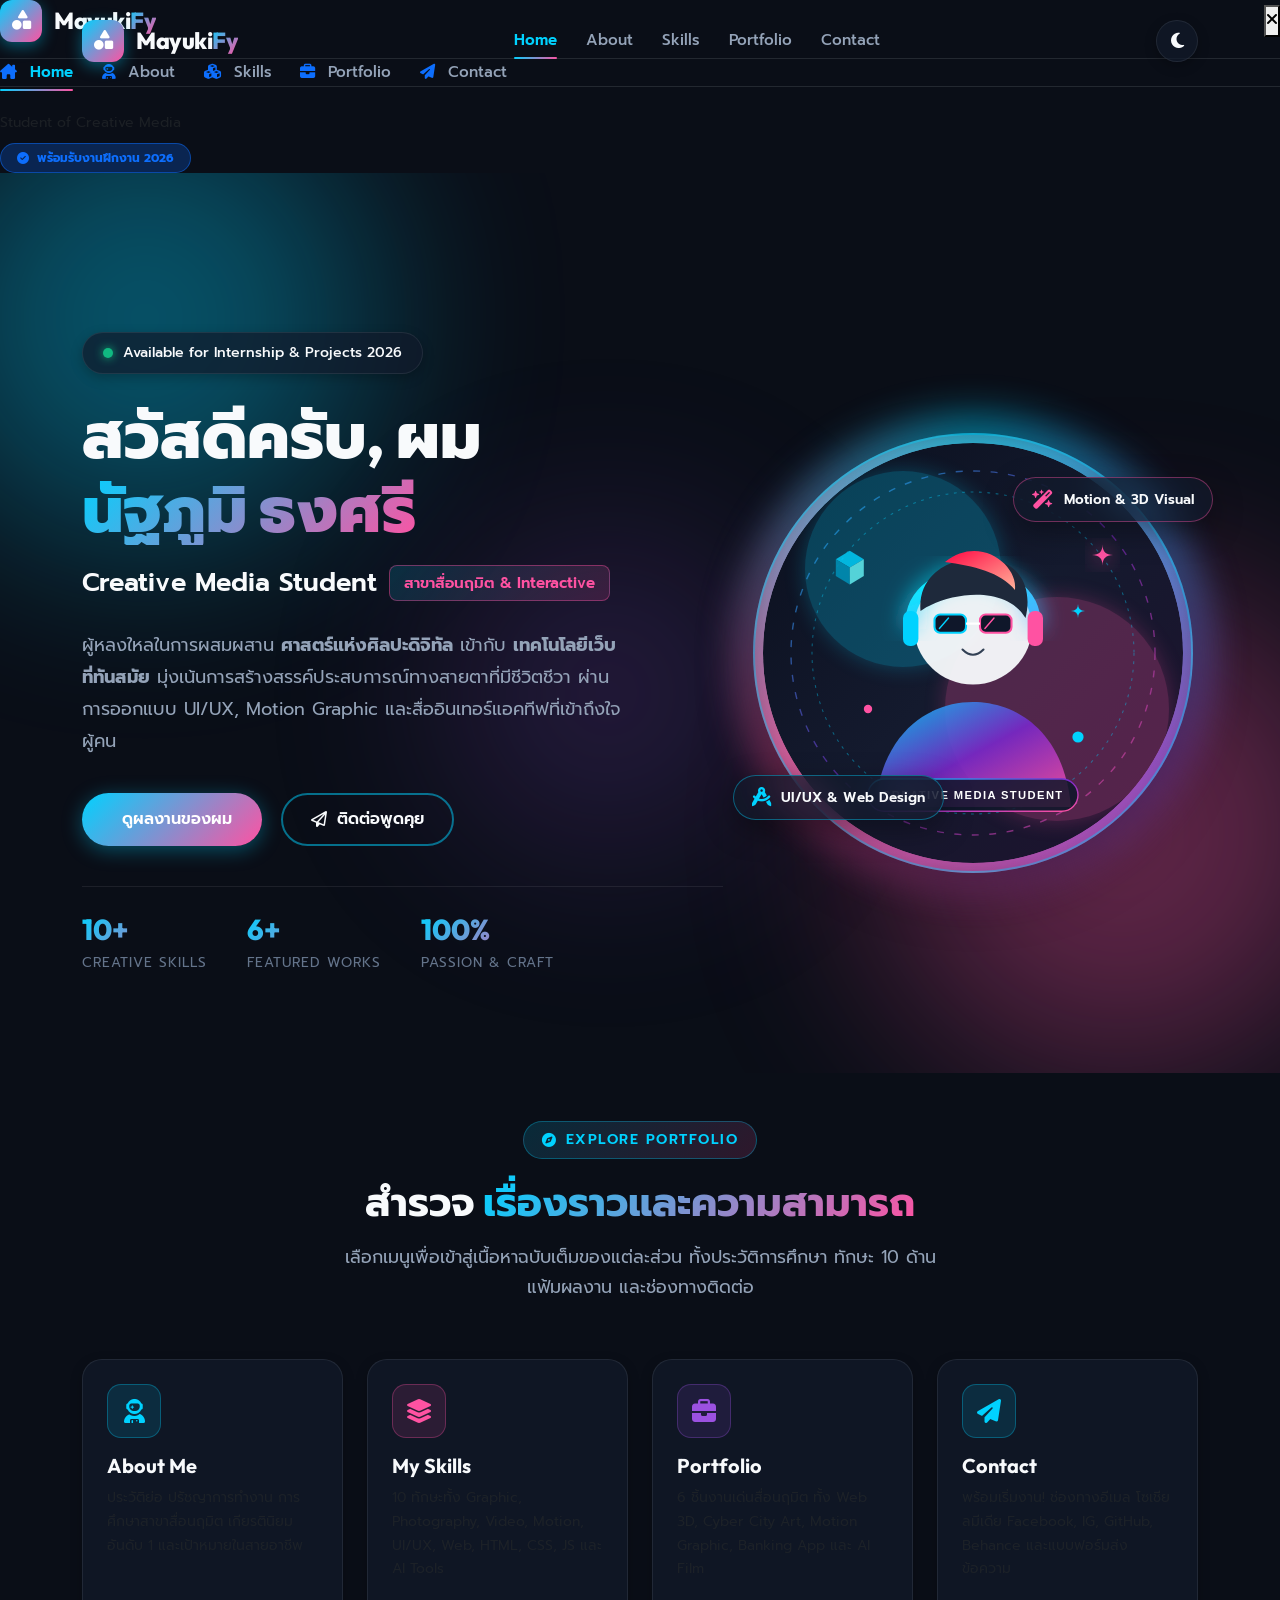
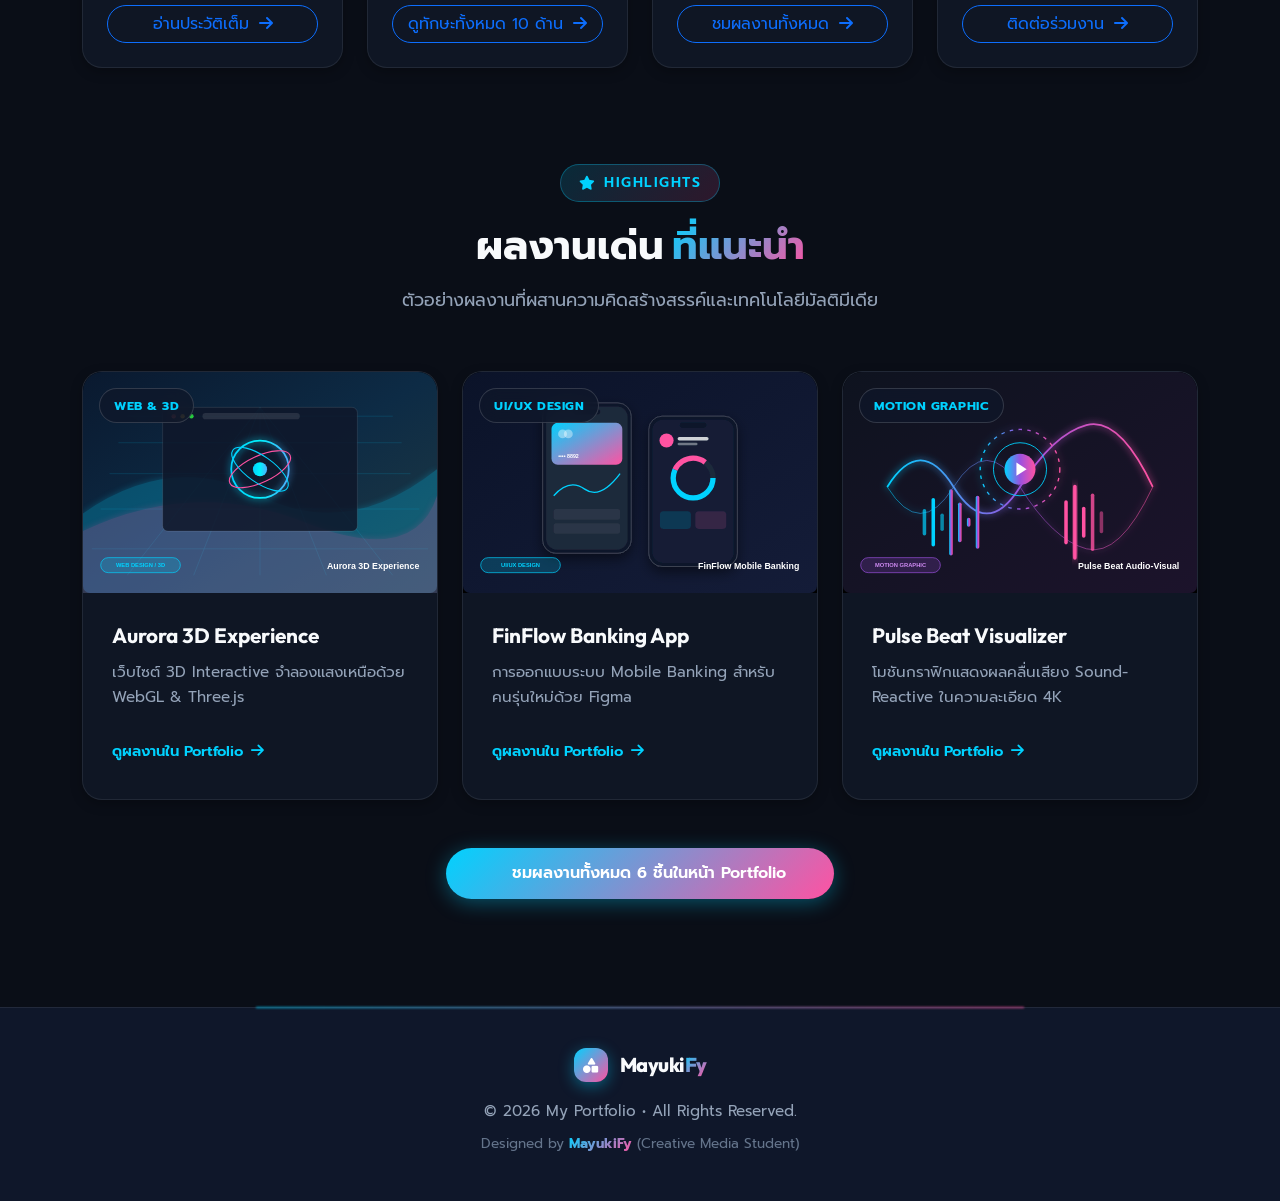
<file: index.html>
<!DOCTYPE html>
<html lang="th" data-theme="dark">
<head>
  <meta charset="UTF-8">
  <meta name="viewport" content="width=device-width, initial-scale=1.0">
  <meta name="description" content="แฟ้มสะสมผลงาน (Portfolio) ส่วนตัวสำหรับนักศึกษาสาขาสื่อนฤมิต (Creative Media) - MayuiFy หน้าแรก">
  <meta name="keywords" content="Creative Media, Portfolio, สื่อนฤมิต, UI/UX Designer, Motion Graphic, Web Design, Front-end, MayuiFy">
  <meta name="author" content="MayuiFy">
  <title>MayukiFy | หน้าแรก - Creative Media Portfolio 2026</title>

  <!-- Favicon -->
  <link rel="icon" type="image/svg+xml" href="assets/images/favicon.svg">

  <!-- Google Fonts: 'Outfit' (Display English) & 'Prompt' (Modern Thai) -->
  <link rel="preconnect" href="https://fonts.googleapis.com">
  <link rel="preconnect" href="https://fonts.gstatic.com" crossorigin>
  <link href="https://fonts.googleapis.com/css2?family=Outfit:wght@300;400;500;600;700;800;900&family=Prompt:ital,wght@0,300;0,400;0,500;0,600;0,700;1,300&display=swap" rel="stylesheet">

  <!-- Font Awesome 6 Icons (CDN) -->
  <link rel="stylesheet" href="https://cdnjs.cloudflare.com/ajax/libs/font-awesome/6.5.1/css/all.min.css" crossorigin="anonymous" referrerpolicy="no-referrer" />

  <!-- Bootstrap 5.3.3 CSS (CDN) -->
  <link href="https://cdn.jsdelivr.net/npm/bootstrap@5.3.3/dist/css/bootstrap.min.css" rel="stylesheet" crossorigin="anonymous">

  <!-- Custom CSS Files (แยกไฟล์ตามการทำงาน) -->
  <link rel="stylesheet" href="assets/css/style.css">
  <link rel="stylesheet" href="assets/css/navbar.css">
  <link rel="stylesheet" href="assets/css/hero.css">
  <link rel="stylesheet" href="assets/css/about.css">
  <link rel="stylesheet" href="assets/css/skills.css">
  <link rel="stylesheet" href="assets/css/portfolio.css">
  <link rel="stylesheet" href="assets/css/contact.css">
</head>

<body>

  <!-- ================================================================
       0. PRELOADER ANIMATION
       ================================================================ -->
  <div id="preloader">
    <div class="preloader-spinner">
      <div class="spinner-ring"></div>
      <div class="spinner-ring"></div>
      <div class="spinner-ring"></div>
    </div>
    <div class="preloader-text">CREATIVE MEDIA</div>
  </div>

  <!-- ================================================================
       1. NAVIGATION BAR (แยกไฟล์ HTML ตามเมนู)
       ================================================================ -->
  <header>
    <nav class="navbar-custom" id="mainNavbar">
      <div class="container d-flex align-items-center justify-content-between">
        <!-- Logo Brand -->
        <a href="index.html" class="navbar-brand-custom">
          <div class="brand-icon-wrapper">
            <i class="fa-solid fa-shapes"></i>
          </div>
          <div class="brand-text">Mayuki<span>Fy</span></div>
        </a>

        <!-- Desktop Navigation Links (ชี้ไปยังไฟล์ html แยกแต่ละเมนู) -->
        <ul class="navbar-nav-custom d-none d-lg-flex">
          <li><a href="index.html" class="nav-link-custom active">Home</a></li>
          <li><a href="about.html" class="nav-link-custom">About</a></li>
          <li><a href="skills.html" class="nav-link-custom">Skills</a></li>
          <li><a href="portfolio.html" class="nav-link-custom">Portfolio</a></li>
          <li><a href="contact.html" class="nav-link-custom">Contact</a></li>
        </ul>

        <!-- Action Items (Theme Switcher & Mobile Hamburger) -->
        <div class="d-flex align-items-center gap-3">
          <!-- Dark / Light Mode Toggle Button -->
          <button class="theme-toggle-btn" id="themeToggleBtn" aria-label="สลับโหมดกลางวัน/กลางคืน">
            <i class="fa-solid fa-moon" id="themeIcon"></i>
          </button>

          <!-- Mobile Hamburger Toggle Button -->
          <button class="navbar-toggler-custom d-lg-none" id="navbarToggler" aria-label="เปิดเมนูนำทาง">
            <i class="fa-solid fa-bars-staggered"></i>
          </button>
        </div>
      </div>
    </nav>

    <!-- Mobile Drawer Offcanvas Menu -->
    <div class="nav-backdrop" id="navBackdrop"></div>
    <div class="nav-collapse-wrapper" id="navCollapse">
      <div>
        <div class="d-flex justify-content-between align-items-center pb-3 border-bottom border-secondary border-opacity-25">
          <a href="index.html" class="navbar-brand-custom">
            <div class="brand-icon-wrapper">
              <i class="fa-solid fa-shapes"></i>
            </div>
            <div class="brand-text">Mayuki<span>Fy</span></div>
          </a>
          <button class="mobile-close-btn" id="navCloseBtn" aria-label="ปิดเมนูนำทาง">
            <i class="fa-solid fa-xmark"></i>
          </button>
        </div>

        <ul class="navbar-nav-custom">
          <li><a href="index.html" class="nav-link-custom active"><i class="fa-solid fa-house-chimney me-2 text-primary"></i> Home</a></li>
          <li><a href="about.html" class="nav-link-custom"><i class="fa-solid fa-user-astronaut me-2 text-primary"></i> About</a></li>
          <li><a href="skills.html" class="nav-link-custom"><i class="fa-solid fa-cubes me-2 text-primary"></i> Skills</a></li>
          <li><a href="portfolio.html" class="nav-link-custom"><i class="fa-solid fa-briefcase me-2 text-primary"></i> Portfolio</a></li>
          <li><a href="contact.html" class="nav-link-custom"><i class="fa-solid fa-paper-plane me-2 text-primary"></i> Contact</a></li>
        </ul>
      </div>

      <div class="pt-4 border-top border-secondary border-opacity-25">
        <small class="text-muted d-block mb-2">Student of Creative Media</small>
        <span class="badge bg-primary bg-opacity-25 text-primary border border-primary border-opacity-50 py-2 px-3 rounded-pill">
          <i class="fa-solid fa-circle-check me-1"></i> พร้อมรับงานฝึกงาน 2026
        </span>
      </div>
    </div>
  </header>

  <!-- ================================================================
       2. HERO SECTION
       ================================================================ -->
  <section class="hero-section" id="home">
    <!-- Ambient Animated Gradient Background Mesh -->
    <div class="hero-ambient-bg">
      <div class="ambient-orb orb-1"></div>
      <div class="ambient-orb orb-2"></div>
      <div class="ambient-orb orb-3"></div>
    </div>

    <div class="container">
      <div class="row align-items-center">
        <!-- Left: Hero Text & Information -->
        <div class="col-lg-7 hero-content reveal">
          <div class="hero-status-pill">
            <div class="status-dot"></div>
            <span class="status-text">Available for Internship &amp; Projects 2026</span>
          </div>

          <h1 class="hero-title">
            สวัสดีครับ, ผม <br>
            <span class="gradient-text">นัฐภูมิ ธงศรี</span>
          </h1>

          <div class="hero-subtitle">
            <span>Creative Media Student</span>
            <span class="hero-subtitle-badge">สาขาสื่อนฤมิต &amp; Interactive</span>
          </div>

          <p class="hero-description">
            ผู้หลงใหลในการผสมผสาน <strong>ศาสตร์แห่งศิลปะดิจิทัล</strong> เข้ากับ <strong>เทคโนโลยีเว็บที่ทันสมัย</strong> มุ่งเน้นการสร้างสรรค์ประสบการณ์ทางสายตาที่มีชีวิตชีวา ผ่านการออกแบบ UI/UX, Motion Graphic และสื่ออินเทอร์แอคทีฟที่เข้าถึงใจผู้คน
          </p>

          <div class="hero-buttons">
            <a href="portfolio.html" class="btn-creative-primary">
              <i class="fa-solid fa-sparkles"></i> ดูผลงานของผม
            </a>
            <a href="contact.html" class="btn-creative-outline">
              <i class="fa-regular fa-paper-plane"></i> ติดต่อพูดคุย
            </a>
          </div>

          <!-- Quick Metrics Bar -->
          <div class="hero-metrics">
            <div class="metric-item">
              <h4>10+</h4>
              <p>Creative Skills</p>
            </div>
            <div class="metric-item">
              <h4>6+</h4>
              <p>Featured Works</p>
            </div>
            <div class="metric-item">
              <h4>100%</h4>
              <p>Passion &amp; Craft</p>
            </div>
          </div>
        </div>

        <!-- Right: Profile Placeholder Avatar with Glowing Rings -->
        <div class="col-lg-5 hero-visual-wrapper reveal reveal-delay-2">
          <div class="profile-card-container">
            <!-- Rotating Conic Aura Ring -->
            <div class="profile-glow-ring"></div>

            <!-- Profile Frame -->
            <div class="profile-image-frame">
              <img src="assets/images/profile-placeholder.svg" alt="รูปโปรไฟล์ MayuiFy Creative Media Student" class="profile-img">
            </div>

            <!-- Floating Interactive Glass Badges -->
            <div class="floating-badge badge-top-right">
              <i class="fa-solid fa-wand-magic-sparkles"></i>
              <span>Motion &amp; 3D Visual</span>
            </div>

            <div class="floating-badge badge-bottom-left">
              <i class="fa-solid fa-compass-drafting"></i>
              <span>UI/UX &amp; Web Design</span>
            </div>
          </div>
        </div>
      </div>
    </div>
  </section>

  <!-- ================================================================
       3. NAVIGATION HUB / SECTIONS PREVIEW (ทางลัดสู่หน้าต่างๆ)
       ================================================================ -->
  <section class="py-5">
    <div class="container">
      <div class="section-header reveal">
        <div class="section-tag">
          <i class="fa-solid fa-compass"></i> Explore Portfolio
        </div>
        <h2 class="section-title">
          สำรวจ <span class="gradient-text">เรื่องราวและความสามารถ</span>
        </h2>
        <p class="section-subtitle">
          เลือกเมนูเพื่อเข้าสู่เนื้อหาฉบับเต็มของแต่ละส่วน ทั้งประวัติการศึกษา ทักษะ 10 ด้าน แฟ้มผลงาน และช่องทางติดต่อ
        </p>
      </div>

      <div class="row g-4">
        <!-- Card 1: Link to About -->
        <div class="col-md-6 col-lg-3 reveal">
          <div class="glass-card p-4 h-100 d-flex flex-column justify-content-between">
            <div>
              <div class="about-card-icon icon-cyan mb-3">
                <i class="fa-solid fa-user-astronaut"></i>
              </div>
              <h3 class="h5 fw-bold mb-2">About Me</h3>
              <p class="small text-muted mb-4">
                ประวัติย่อ ปรัชญาการทำงาน การศึกษาสาขาสื่อนฤมิต เกียรตินิยมอันดับ 1 และเป้าหมายในสายอาชีพ
              </p>
            </div>
            <a href="about.html" class="btn btn-outline-primary rounded-pill w-100">
              อ่านประวัติเต็ม <i class="fa-solid fa-arrow-right ms-1"></i>
            </a>
          </div>
        </div>

        <!-- Card 2: Link to Skills -->
        <div class="col-md-6 col-lg-3 reveal reveal-delay-1">
          <div class="glass-card p-4 h-100 d-flex flex-column justify-content-between">
            <div>
              <div class="about-card-icon icon-pink mb-3">
                <i class="fa-solid fa-layer-group"></i>
              </div>
              <h3 class="h5 fw-bold mb-2">My Skills</h3>
              <p class="small text-muted mb-4">
                10 ทักษะทั้ง Graphic, Photography, Video, Motion, UI/UX, Web, HTML, CSS, JS และ AI Tools
              </p>
            </div>
            <a href="skills.html" class="btn btn-outline-primary rounded-pill w-100">
              ดูทักษะทั้งหมด 10 ด้าน <i class="fa-solid fa-arrow-right ms-1"></i>
            </a>
          </div>
        </div>

        <!-- Card 3: Link to Portfolio -->
        <div class="col-md-6 col-lg-3 reveal reveal-delay-2">
          <div class="glass-card p-4 h-100 d-flex flex-column justify-content-between">
            <div>
              <div class="about-card-icon icon-purple mb-3">
                <i class="fa-solid fa-briefcase"></i>
              </div>
              <h3 class="h5 fw-bold mb-2">Portfolio</h3>
              <p class="small text-muted mb-4">
                6 ชิ้นงานเด่นสื่อนฤมิต ทั้ง Web 3D, Cyber City Art, Motion Graphic, Banking App และ AI Film
              </p>
            </div>
            <a href="portfolio.html" class="btn btn-outline-primary rounded-pill w-100">
              ชมผลงานทั้งหมด <i class="fa-solid fa-arrow-right ms-1"></i>
            </a>
          </div>
        </div>

        <!-- Card 4: Link to Contact -->
        <div class="col-md-6 col-lg-3 reveal reveal-delay-3">
          <div class="glass-card p-4 h-100 d-flex flex-column justify-content-between">
            <div>
              <div class="about-card-icon icon-cyan mb-3">
                <i class="fa-solid fa-paper-plane"></i>
              </div>
              <h3 class="h5 fw-bold mb-2">Contact</h3>
              <p class="small text-muted mb-4">
                พร้อมเริ่มงาน! ช่องทางอีเมล โซเชียลมีเดีย Facebook, IG, GitHub, Behance และแบบฟอร์มส่งข้อความ
              </p>
            </div>
            <a href="contact.html" class="btn btn-outline-primary rounded-pill w-100">
              ติดต่อร่วมงาน <i class="fa-solid fa-arrow-right ms-1"></i>
            </a>
          </div>
        </div>
      </div>
    </div>
  </section>

  <!-- ================================================================
       4. FEATURED WORKS SPOTLIGHT (PREVIEW)
       ================================================================ -->
  <section class="py-5">
    <div class="container">
      <div class="section-header reveal">
        <div class="section-tag">
          <i class="fa-solid fa-star"></i> Highlights
        </div>
        <h2 class="section-title">
          ผลงานเด่น <span class="gradient-text">ที่แนะนำ</span>
        </h2>
        <p class="section-subtitle">
          ตัวอย่างผลงานที่ผสานความคิดสร้างสรรค์และเทคโนโลยีมัลติมีเดีย
        </p>
      </div>

      <div class="row g-4">
        <!-- Preview Work 1 -->
        <div class="col-md-4 reveal">
          <div class="glass-card portfolio-card h-100">
            <div class="portfolio-img-box">
              <span class="portfolio-badge">Web &amp; 3D</span>
              <img src="assets/images/project-1.svg" alt="Aurora 3D Experience" class="portfolio-img">
            </div>
            <div class="portfolio-card-body">
              <h4 class="portfolio-card-title">Aurora 3D Experience</h4>
              <p class="portfolio-card-desc">เว็บไซต์ 3D Interactive จำลองแสงเหนือด้วย WebGL &amp; Three.js</p>
              <a href="portfolio.html" class="btn-view-project">
                ดูผลงานใน Portfolio <i class="fa-solid fa-arrow-right"></i>
              </a>
            </div>
          </div>
        </div>

        <!-- Preview Work 2 -->
        <div class="col-md-4 reveal reveal-delay-1">
          <div class="glass-card portfolio-card h-100">
            <div class="portfolio-img-box">
              <span class="portfolio-badge">UI/UX Design</span>
              <img src="assets/images/project-4.svg" alt="FinFlow App" class="portfolio-img">
            </div>
            <div class="portfolio-card-body">
              <h4 class="portfolio-card-title">FinFlow Banking App</h4>
              <p class="portfolio-card-desc">การออกแบบระบบ Mobile Banking สำหรับคนรุ่นใหม่ด้วย Figma</p>
              <a href="portfolio.html" class="btn-view-project">
                ดูผลงานใน Portfolio <i class="fa-solid fa-arrow-right"></i>
              </a>
            </div>
          </div>
        </div>

        <!-- Preview Work 3 -->
        <div class="col-md-4 reveal reveal-delay-2">
          <div class="glass-card portfolio-card h-100">
            <div class="portfolio-img-box">
              <span class="portfolio-badge">Motion Graphic</span>
              <img src="assets/images/project-3.svg" alt="Pulse Beat" class="portfolio-img">
            </div>
            <div class="portfolio-card-body">
              <h4 class="portfolio-card-title">Pulse Beat Visualizer</h4>
              <p class="portfolio-card-desc">โมชันกราฟิกแสดงผลคลื่นเสียง Sound-Reactive ในความละเอียด 4K</p>
              <a href="portfolio.html" class="btn-view-project">
                ดูผลงานใน Portfolio <i class="fa-solid fa-arrow-right"></i>
              </a>
            </div>
          </div>
        </div>
      </div>

      <div class="text-center mt-5 reveal">
        <a href="portfolio.html" class="btn-creative-primary px-5">
          <i class="fa-solid fa-grid-2 me-2"></i> ชมผลงานทั้งหมด 6 ชิ้นในหน้า Portfolio
        </a>
      </div>
    </div>
  </section>

  <!-- ================================================================
       5. FOOTER
       ================================================================ -->
  <footer class="footer-custom">
    <div class="container">
      <div class="mb-3">
        <a href="index.html" class="navbar-brand-custom justify-content-center">
          <div class="brand-icon-wrapper" style="width: 34px; height: 34px; font-size: 0.95rem;">
            <i class="fa-solid fa-shapes"></i>
          </div>
          <div class="brand-text fs-5">Mayuki<span>Fy</span></div>
        </a>
      </div>
      <p class="footer-text">&copy; 2026 My Portfolio &bull; All Rights Reserved.</p>
      <p class="footer-credit">Designed by <span>MayukiFy</span> (Creative Media Student)</p>
    </div>
  </footer>

  <!-- ================================================================
       6. SCROLL TO TOP FLOATING BUTTON
       ================================================================ -->
  <button id="scrollTopBtn" title="เลื่อนกลับขึ้นด้านบน" aria-label="Scroll to top">
    <i class="fa-solid fa-arrow-up"></i>
  </button>

  <!-- ================================================================
       7. JAVASCRIPT LIBS & MODULAR SCRIPTS
       ================================================================ -->
  <script src="https://cdn.jsdelivr.net/npm/bootstrap@5.3.3/dist/js/bootstrap.bundle.min.js" crossorigin="anonymous"></script>
  <script src="assets/js/main.js"></script>
  <script src="assets/js/navbar.js"></script>
</body>
</html>
</file>
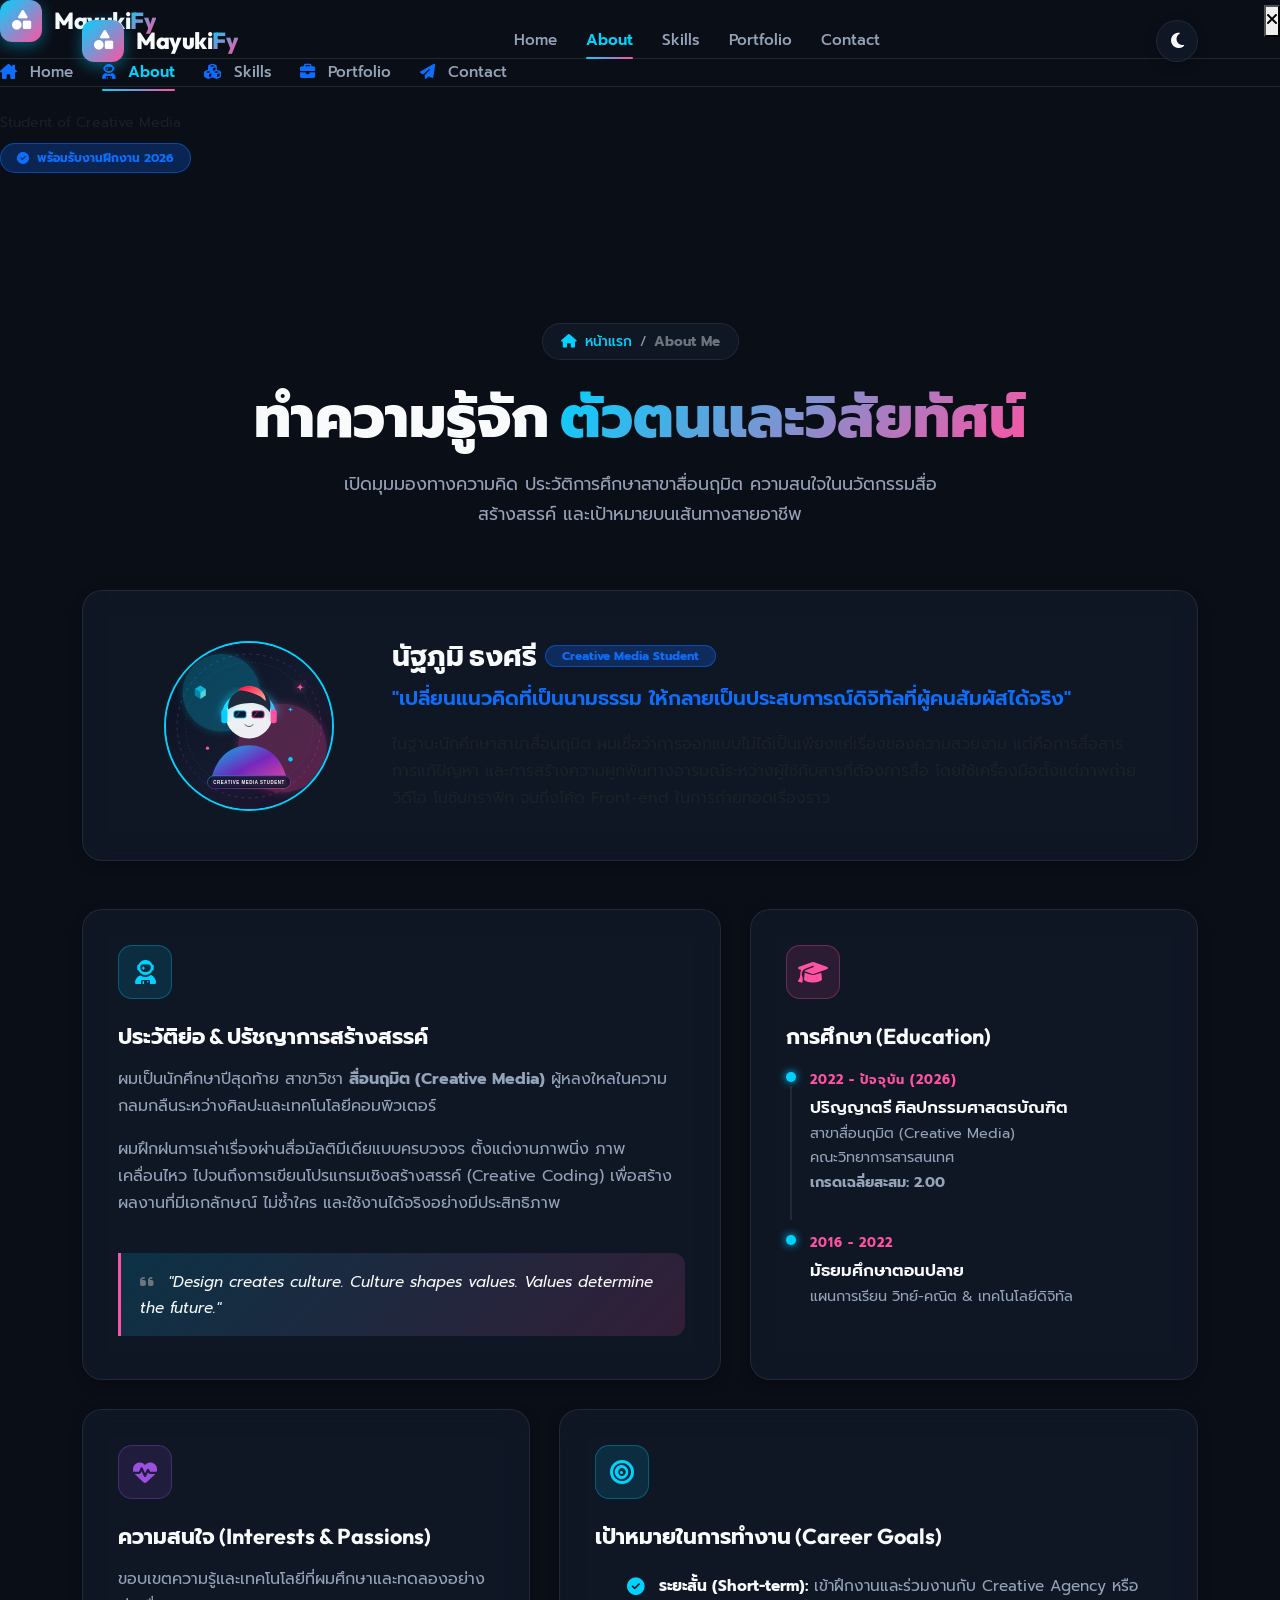
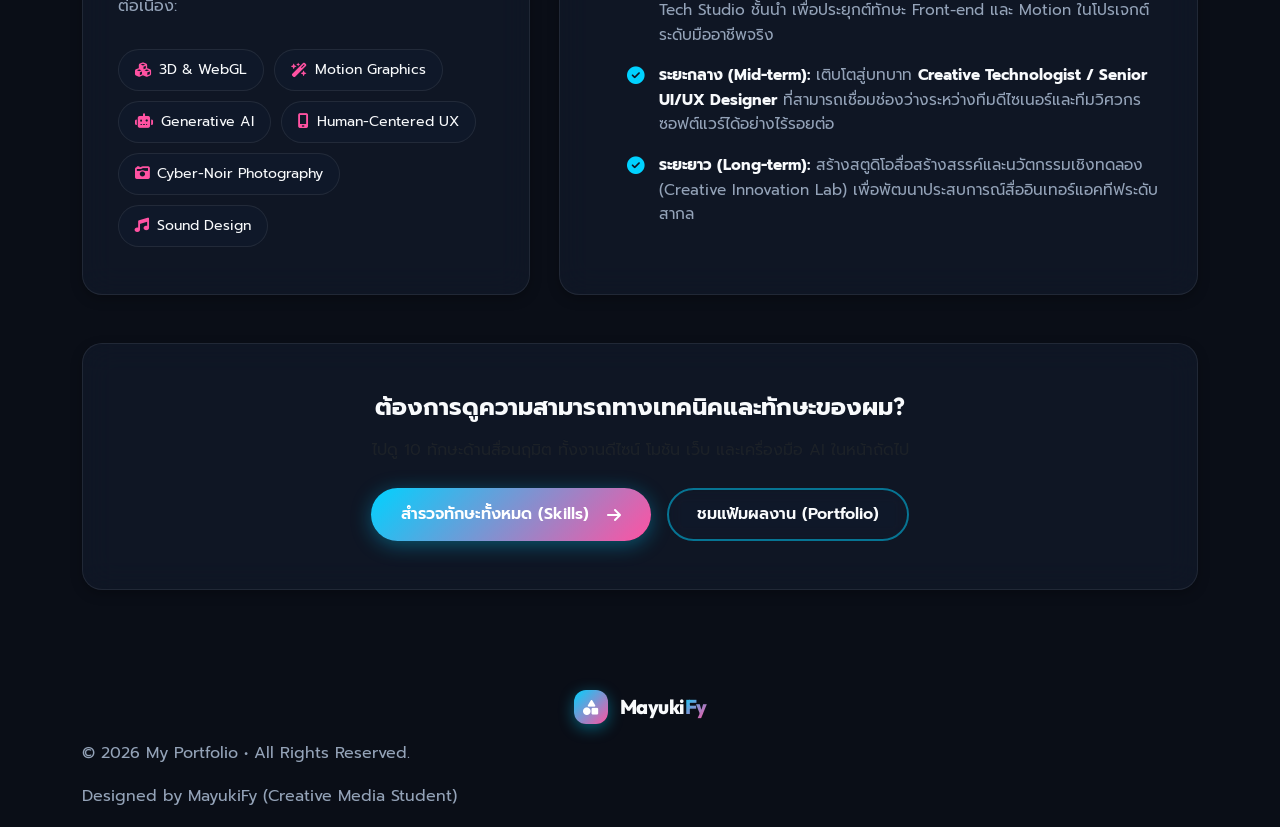
<file: about.html>
<!DOCTYPE html>
<html lang="th" data-theme="dark">
<head>
  <meta charset="UTF-8">
  <meta name="viewport" content="width=device-width, initial-scale=1.0">
  <meta name="description" content="ประวัติส่วนตัว การศึกษา และเป้าหมายการทำงานของ เมธาวี อัครศิลป์ (MayuiFy) นักศึกษาสาขาสื่อนฤมิต (Creative Media)">
  <meta name="author" content="MayuiFy">
  <title>About Me | MayukiFy - Creative Media Student</title>

  <!-- Favicon -->
  <link rel="icon" type="image/svg+xml" href="assets/images/favicon.svg">

  <!-- Google Fonts -->
  <link rel="preconnect" href="https://fonts.googleapis.com">
  <link rel="preconnect" href="https://fonts.gstatic.com" crossorigin>
  <link href="https://fonts.googleapis.com/css2?family=Outfit:wght@300;400;500;600;700;800;900&family=Prompt:ital,wght@0,300;0,400;0,500;0,600;0,700;1,300&display=swap" rel="stylesheet">

  <!-- Font Awesome 6 Icons -->
  <link rel="stylesheet" href="https://cdnjs.cloudflare.com/ajax/libs/font-awesome/6.5.1/css/all.min.css" crossorigin="anonymous" referrerpolicy="no-referrer" />

  <!-- Bootstrap 5.3.3 CSS -->
  <link href="https://cdn.jsdelivr.net/npm/bootstrap@5.3.3/dist/css/bootstrap.min.css" rel="stylesheet" crossorigin="anonymous">

  <!-- Custom CSS Files -->
  <link rel="stylesheet" href="assets/css/style.css">
  <link rel="stylesheet" href="assets/css/navbar.css">
  <link rel="stylesheet" href="assets/css/about.css">
</head>

<body>

  <!-- ================================================================
       0. PRELOADER ANIMATION
       ================================================================ -->
  <div id="preloader">
    <div class="preloader-spinner">
      <div class="spinner-ring"></div>
      <div class="spinner-ring"></div>
      <div class="spinner-ring"></div>
    </div>
    <div class="preloader-text">ABOUT ME</div>
  </div>

  <!-- ================================================================
       1. NAVIGATION BAR
       ================================================================ -->
  <header>
    <nav class="navbar-custom" id="mainNavbar">
      <div class="container d-flex align-items-center justify-content-between">
        <!-- Logo Brand -->
        <a href="index.html" class="navbar-brand-custom">
          <div class="brand-icon-wrapper">
            <i class="fa-solid fa-shapes"></i>
          </div>
          <div class="brand-text">Mayuki<span>Fy</span></div>
        </a>

        <!-- Desktop Navigation Links -->
        <ul class="navbar-nav-custom d-none d-lg-flex">
          <li><a href="index.html" class="nav-link-custom">Home</a></li>
          <li><a href="about.html" class="nav-link-custom active">About</a></li>
          <li><a href="skills.html" class="nav-link-custom">Skills</a></li>
          <li><a href="portfolio.html" class="nav-link-custom">Portfolio</a></li>
          <li><a href="contact.html" class="nav-link-custom">Contact</a></li>
        </ul>

        <!-- Action Items -->
        <div class="d-flex align-items-center gap-3">
          <button class="theme-toggle-btn" id="themeToggleBtn" aria-label="สลับโหมดกลางวัน/กลางคืน">
            <i class="fa-solid fa-moon" id="themeIcon"></i>
          </button>
          <button class="navbar-toggler-custom d-lg-none" id="navbarToggler" aria-label="เปิดเมนูนำทาง">
            <i class="fa-solid fa-bars-staggered"></i>
          </button>
        </div>
      </div>
    </nav>

    <!-- Mobile Drawer Offcanvas Menu -->
    <div class="nav-backdrop" id="navBackdrop"></div>
    <div class="nav-collapse-wrapper" id="navCollapse">
      <div>
        <div class="d-flex justify-content-between align-items-center pb-3 border-bottom border-secondary border-opacity-25">
          <a href="index.html" class="navbar-brand-custom">
            <div class="brand-icon-wrapper">
              <i class="fa-solid fa-shapes"></i>
            </div>
            <div class="brand-text">Mayuki<span>Fy</span></div>
          </a>
          <button class="mobile-close-btn" id="navCloseBtn" aria-label="ปิดเมนูนำทาง">
            <i class="fa-solid fa-xmark"></i>
          </button>
        </div>

        <ul class="navbar-nav-custom">
          <li><a href="index.html" class="nav-link-custom"><i class="fa-solid fa-house-chimney me-2 text-primary"></i> Home</a></li>
          <li><a href="about.html" class="nav-link-custom active"><i class="fa-solid fa-user-astronaut me-2 text-primary"></i> About</a></li>
          <li><a href="skills.html" class="nav-link-custom"><i class="fa-solid fa-cubes me-2 text-primary"></i> Skills</a></li>
          <li><a href="portfolio.html" class="nav-link-custom"><i class="fa-solid fa-briefcase me-2 text-primary"></i> Portfolio</a></li>
          <li><a href="contact.html" class="nav-link-custom"><i class="fa-solid fa-paper-plane me-2 text-primary"></i> Contact</a></li>
        </ul>
      </div>

      <div class="pt-4 border-top border-secondary border-opacity-25">
        <small class="text-muted d-block mb-2">Student of Creative Media</small>
        <span class="badge bg-primary bg-opacity-25 text-primary border border-primary border-opacity-50 py-2 px-3 rounded-pill">
          <i class="fa-solid fa-circle-check me-1"></i> พร้อมรับงานฝึกงาน 2026
        </span>
      </div>
    </div>
  </header>

  <!-- ================================================================
       2. PAGE BANNER HEADER
       ================================================================ -->
  <section class="page-banner">
    <div class="container reveal">
      <div class="page-breadcrumb">
        <a href="index.html"><i class="fa-solid fa-house me-1"></i> หน้าแรก</a>
        <span>/</span>
        <span class="text-secondary fw-bold">About Me</span>
      </div>
      <h1 class="page-banner-title">
        ทำความรู้จัก <span class="gradient-text">ตัวตนและวิสัยทัศน์</span>
      </h1>
      <p class="section-subtitle">
        เปิดมุมมองทางความคิด ประวัติการศึกษาสาขาสื่อนฤมิต ความสนใจในนวัตกรรมสื่อสร้างสรรค์ และเป้าหมายบนเส้นทางสายอาชีพ
      </p>
    </div>
  </section>

  <!-- ================================================================
       3. ABOUT DETAILS (4 PILLARS)
       ================================================================ -->
  <section class="about-section pt-0" id="about">
    <div class="container">
      <!-- Profile Highlight Card -->
      <div class="glass-card p-4 p-md-5 mb-5 reveal">
        <div class="row align-items-center">
          <div class="col-lg-3 text-center mb-4 mb-lg-0">
            <div style="width: 170px; height: 170px; margin: 0 auto; position: relative;">
              <div class="profile-glow-ring" style="inset: -8px;"></div>
              <img src="assets/images/profile-placeholder.svg" alt="MayuiFy Profile" class="img-fluid rounded-circle position-relative" style="z-index: 2; border: 2px solid var(--primary); width: 100%; height: 100%; object-fit: cover;">
            </div>
          </div>
          <div class="col-lg-9">
            <div class="d-flex align-items-center gap-2 mb-2 flex-wrap">
              <h2 class="h3 fw-bold mb-0">นัฐภูมิ ธงศรี</h2>
              <span class="badge bg-primary bg-opacity-25 text-primary border border-primary border-opacity-50 rounded-pill px-3 py-1">Creative Media Student</span>
            </div>
            <p class="lead text-primary mb-3 fw-semibold">
              "เปลี่ยนแนวคิดที่เป็นนามธรรม ให้กลายเป็นประสบการณ์ดิจิทัลที่ผู้คนสัมผัสได้จริง"
            </p>
            <p class="text-muted mb-0">
              ในฐานะนักศึกษาสาขาสื่อนฤมิต ผมเชื่อว่าการออกแบบไม่ได้เป็นเพียงแค่เรื่องของความสวยงาม แต่คือการสื่อสาร การแก้ปัญหา และการสร้างความผูกพันทางอารมณ์ระหว่างผู้ใช้กับสารที่ต้องการสื่อ โดยใช้เครื่องมือตั้งแต่ภาพถ่าย วิดีโอ โมชันกราฟิก จนถึงโค้ด Front-end ในการถ่ายทอดเรื่องราว
            </p>
          </div>
        </div>
      </div>

      <!-- About 4 Pillars Grid -->
      <div class="about-grid">
        <!-- 1. Bio & Philosophy (Span 7) -->
        <div class="glass-card about-card card-bio reveal">
          <div class="about-card-icon icon-cyan">
            <i class="fa-solid fa-user-astronaut"></i>
          </div>
          <h3 class="about-card-title">ประวัติย่อ &amp; ปรัชญาการสร้างสรรค์</h3>
          <p>
            ผมเป็นนักศึกษาปีสุดท้าย สาขาวิชา <strong>สื่อนฤมิต (Creative Media)</strong> ผู้หลงใหลในความกลมกลืนระหว่างศิลปะและเทคโนโลยีคอมพิวเตอร์
          </p>
          <p>
            ผมฝึกฝนการเล่าเรื่องผ่านสื่อมัลติมีเดียแบบครบวงจร ตั้งแต่งานภาพนิ่ง ภาพเคลื่อนไหว ไปจนถึงการเขียนโปรแกรมเชิงสร้างสรรค์ (Creative Coding) เพื่อสร้างผลงานที่มีเอกลักษณ์ ไม่ซ้ำใคร และใช้งานได้จริงอย่างมีประสิทธิภาพ
          </p>
          <div class="bio-quote">
            <i class="fa-solid fa-quote-left me-2 text-secondary"></i>
            "Design creates culture. Culture shapes values. Values determine the future."
          </div>
        </div>

        <!-- 2. Education (Span 5) -->
        <div class="glass-card about-card card-education reveal reveal-delay-1">
          <div class="about-card-icon icon-pink">
            <i class="fa-solid fa-graduation-cap"></i>
          </div>
          <h3 class="about-card-title">การศึกษา (Education)</h3>
          
          <div class="timeline-item">
            <span class="timeline-year">2022 - ปัจจุบัน (2026)</span>
            <h4 class="timeline-degree">ปริญญาตรี ศิลปกรรมศาสตรบัณฑิต</h4>
            <p class="timeline-school">
              สาขาสื่อนฤมิต (Creative Media)<br>
              คณะวิทยาการสารสนเทศ<br>
              <strong>เกรดเฉลี่ยสะสม: 2.00</strong>
            </p>
          </div>

          <div class="timeline-item">
            <span class="timeline-year">2016 - 2022</span>
            <h4 class="timeline-degree">มัธยมศึกษาตอนปลาย</h4>
            <p class="timeline-school">
              แผนการเรียน วิทย์-คณิต &amp; เทคโนโลยีดิจิทัล
            </p>
          </div>
        </div>

        <!-- 3. Interests (Span 5) -->
        <div class="glass-card about-card card-interests reveal">
          <div class="about-card-icon icon-purple">
            <i class="fa-solid fa-heart-pulse"></i>
          </div>
          <h3 class="about-card-title">ความสนใจ (Interests &amp; Passions)</h3>
          <p>ขอบเขตความรู้และเทคโนโลยีที่ผมศึกษาและทดลองอย่างต่อเนื่อง:</p>
          
          <div class="interest-tags">
            <span class="interest-tag"><i class="fa-solid fa-cubes"></i> 3D &amp; WebGL</span>
            <span class="interest-tag"><i class="fa-solid fa-wand-magic-sparkles"></i> Motion Graphics</span>
            <span class="interest-tag"><i class="fa-solid fa-robot"></i> Generative AI</span>
            <span class="interest-tag"><i class="fa-solid fa-mobile-screen"></i> Human-Centered UX</span>
            <span class="interest-tag"><i class="fa-solid fa-camera-retro"></i> Cyber-Noir Photography</span>
            <span class="interest-tag"><i class="fa-solid fa-music"></i> Sound Design</span>
          </div>
        </div>

        <!-- 4. Career Goals (Span 7) -->
        <div class="glass-card about-card card-goals reveal reveal-delay-1">
          <div class="about-card-icon icon-cyan">
            <i class="fa-solid fa-bullseye"></i>
          </div>
          <h3 class="about-card-title">เป้าหมายในการทำงาน (Career Goals)</h3>
          
          <ul class="goals-list">
            <li class="goal-item">
              <i class="fa-solid fa-circle-check"></i>
              <span><strong>ระยะสั้น (Short-term):</strong> เข้าฝึกงานและร่วมงานกับ Creative Agency หรือ Tech Studio ชั้นนำ เพื่อประยุกต์ทักษะ Front-end และ Motion ในโปรเจกต์ระดับมืออาชีพจริง</span>
            </li>
            <li class="goal-item">
              <i class="fa-solid fa-circle-check"></i>
              <span><strong>ระยะกลาง (Mid-term):</strong> เติบโตสู่บทบาท <strong>Creative Technologist / Senior UI/UX Designer</strong> ที่สามารถเชื่อมช่องว่างระหว่างทีมดีไซเนอร์และทีมวิศวกรซอฟต์แวร์ได้อย่างไร้รอยต่อ</span>
            </li>
            <li class="goal-item">
              <i class="fa-solid fa-circle-check"></i>
              <span><strong>ระยะยาว (Long-term):</strong> สร้างสตูดิโอสื่อสร้างสรรค์และนวัตกรรมเชิงทดลอง (Creative Innovation Lab) เพื่อพัฒนาประสบการณ์สื่ออินเทอร์แอคทีฟระดับสากล</span>
            </li>
          </ul>
        </div>
      </div>

      <!-- Navigation Next Step CTA -->
      <div class="glass-card p-4 p-md-5 mt-5 text-center reveal">
        <h3 class="h4 fw-bold mb-3">ต้องการดูความสามารถทางเทคนิคและทักษะของผม?</h3>
        <p class="text-muted mb-4 max-w-600 mx-auto">
          ไปดู 10 ทักษะด้านสื่อนฤมิต ทั้งงานดีไซน์ โมชัน เว็บ และเครื่องมือ AI ในหน้าถัดไป
        </p>
        <div class="d-flex justify-content-center gap-3 flex-wrap">
          <a href="skills.html" class="btn-creative-primary">
            สำรวจทักษะทั้งหมด (Skills) <i class="fa-solid fa-arrow-right ms-2"></i>
          </a>
          <a href="portfolio.html" class="btn-creative-outline">
            ชมแฟ้มผลงาน (Portfolio)
          </a>
        </div>
      </div>
    </div>
  </section>

  <!-- ================================================================
       4. FOOTER
       ================================================================ -->
  <footer class="footer-custom">
    <div class="container">
      <div class="mb-3">
        <a href="index.html" class="navbar-brand-custom justify-content-center">
          <div class="brand-icon-wrapper" style="width: 34px; height: 34px; font-size: 0.95rem;">
            <i class="fa-solid fa-shapes"></i>
          </div>
          <div class="brand-text fs-5">Mayuki<span>Fy</span></div>
        </a>
      </div>
      <p class="footer-text">&copy; 2026 My Portfolio &bull; All Rights Reserved.</p>
      <p class="footer-credit">Designed by <span>MayukiFy</span> (Creative Media Student)</p>
    </div>
  </footer>

  <!-- Scroll to Top Button -->
  <button id="scrollTopBtn" title="เลื่อนกลับขึ้นด้านบน" aria-label="Scroll to top">
    <i class="fa-solid fa-arrow-up"></i>
  </button>

  <!-- JavaScript Files -->
  <script src="https://cdn.jsdelivr.net/npm/bootstrap@5.3.3/dist/js/bootstrap.bundle.min.js" crossorigin="anonymous"></script>
  <script src="assets/js/main.js"></script>
  <script src="assets/js/navbar.js"></script>
</body>
</html>
</file>
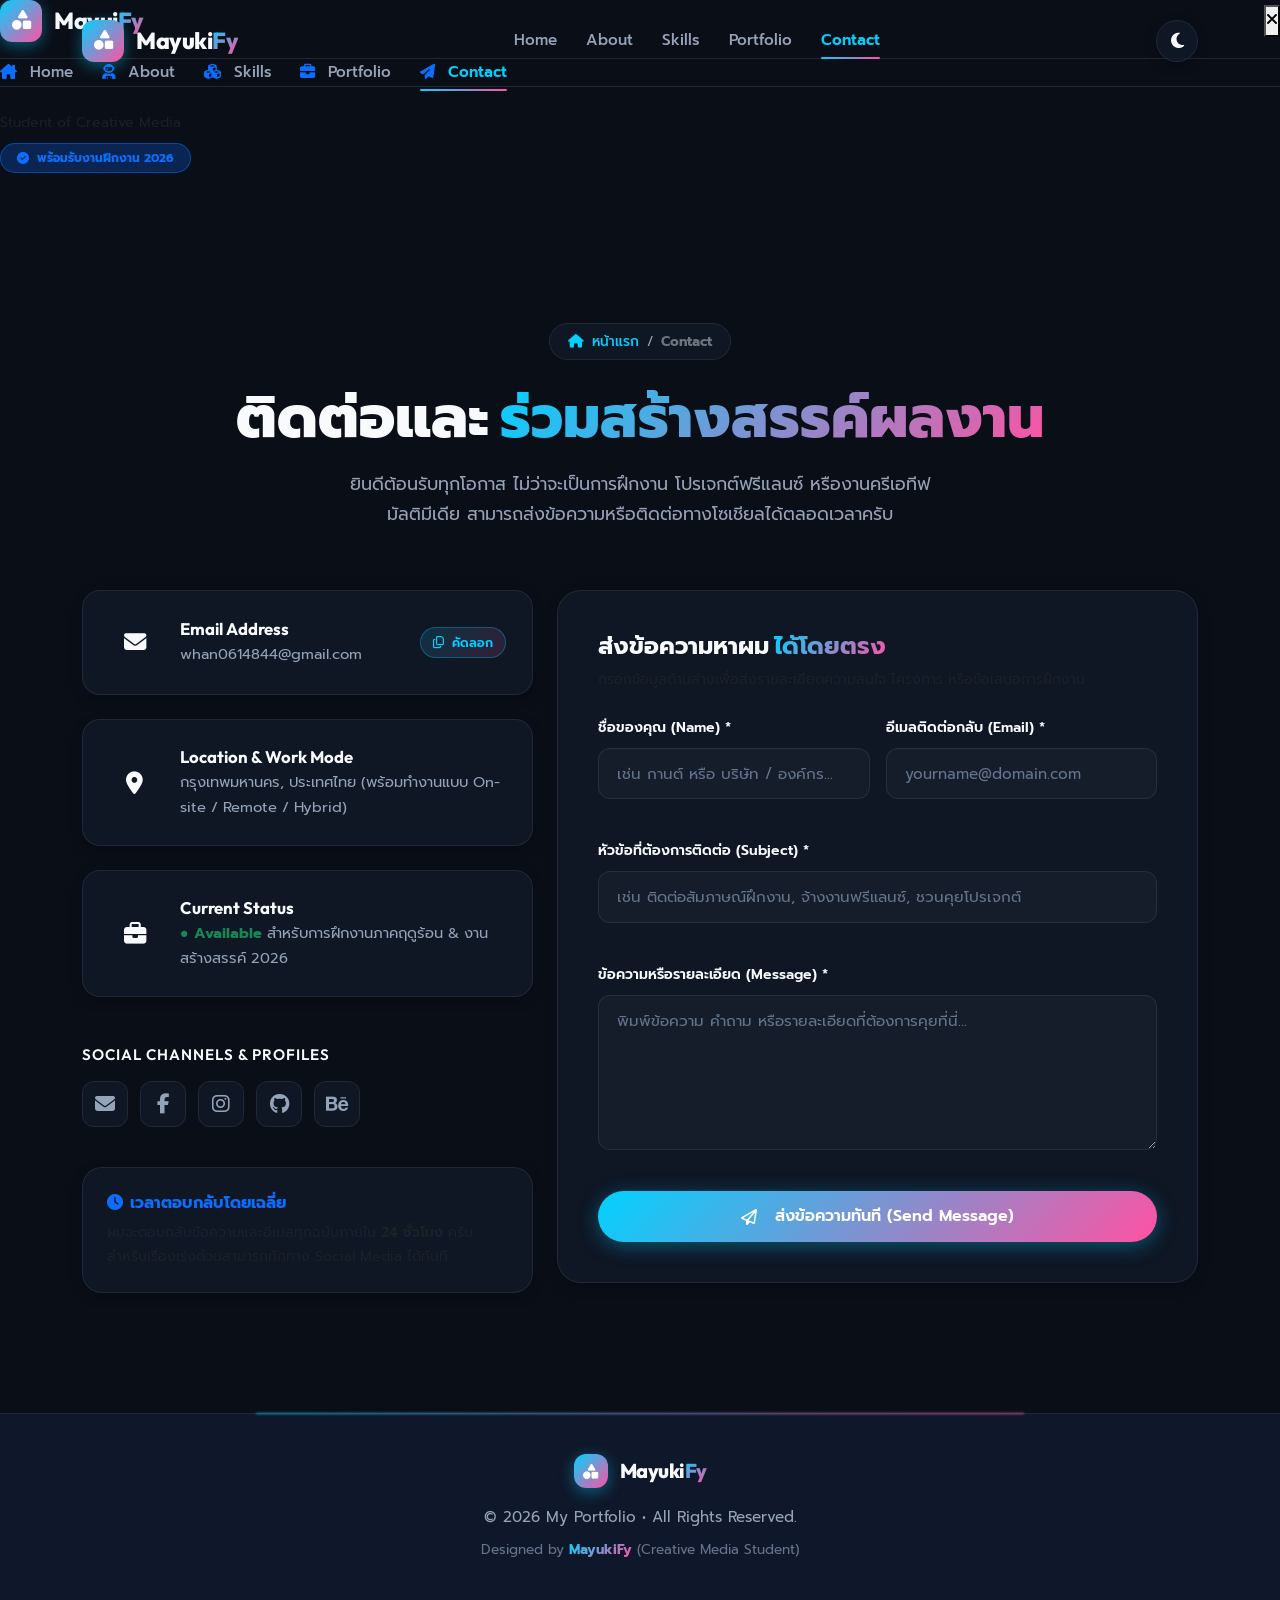
<file: contact.html>
<!DOCTYPE html>
<html lang="th" data-theme="dark">
<head>
  <meta charset="UTF-8">
  <meta name="viewport" content="width=device-width, initial-scale=1.0">
  <meta name="description" content="ติดต่อ เมธาวี อัครศิลป์ (MayuiFy) นักศึกษาสาขาสื่อนฤมิต สำหรับงานฝึกงาน โปรเจกต์ฟรีแลนซ์ หรือการร่วมงานครีเอทีฟ">
  <meta name="author" content="MayuiFy">
  <title>Contact Me | MayukiFy - Creative Media Student</title>

  <!-- Favicon -->
  <link rel="icon" type="image/svg+xml" href="assets/images/favicon.svg">

  <!-- Google Fonts -->
  <link rel="preconnect" href="https://fonts.googleapis.com">
  <link rel="preconnect" href="https://fonts.gstatic.com" crossorigin>
  <link href="https://fonts.googleapis.com/css2?family=Outfit:wght@300;400;500;600;700;800;900&family=Prompt:ital,wght@0,300;0,400;0,500;0,600;0,700;1,300&display=swap" rel="stylesheet">

  <!-- Font Awesome 6 Icons -->
  <link rel="stylesheet" href="https://cdnjs.cloudflare.com/ajax/libs/font-awesome/6.5.1/css/all.min.css" crossorigin="anonymous" referrerpolicy="no-referrer" />

  <!-- Bootstrap 5.3.3 CSS -->
  <link href="https://cdn.jsdelivr.net/npm/bootstrap@5.3.3/dist/css/bootstrap.min.css" rel="stylesheet" crossorigin="anonymous">

  <!-- Custom CSS Files -->
  <link rel="stylesheet" href="assets/css/style.css">
  <link rel="stylesheet" href="assets/css/navbar.css">
  <link rel="stylesheet" href="assets/css/contact.css">
</head>

<body>

  <!-- ================================================================
       0. PRELOADER ANIMATION
       ================================================================ -->
  <div id="preloader">
    <div class="preloader-spinner">
      <div class="spinner-ring"></div>
      <div class="spinner-ring"></div>
      <div class="spinner-ring"></div>
    </div>
    <div class="preloader-text">CONTACT ME</div>
  </div>

  <!-- ================================================================
       1. NAVIGATION BAR
       ================================================================ -->
  <header>
    <nav class="navbar-custom" id="mainNavbar">
      <div class="container d-flex align-items-center justify-content-between">
        <!-- Logo Brand -->
        <a href="index.html" class="navbar-brand-custom">
          <div class="brand-icon-wrapper">
            <i class="fa-solid fa-shapes"></i>
          </div>
          <div class="brand-text">Mayuki<span>Fy</span></div>
        </a>

        <!-- Desktop Navigation Links -->
        <ul class="navbar-nav-custom d-none d-lg-flex">
          <li><a href="index.html" class="nav-link-custom">Home</a></li>
          <li><a href="about.html" class="nav-link-custom">About</a></li>
          <li><a href="skills.html" class="nav-link-custom">Skills</a></li>
          <li><a href="portfolio.html" class="nav-link-custom">Portfolio</a></li>
          <li><a href="contact.html" class="nav-link-custom active">Contact</a></li>
        </ul>

        <!-- Action Items -->
        <div class="d-flex align-items-center gap-3">
          <button class="theme-toggle-btn" id="themeToggleBtn" aria-label="สลับโหมดกลางวัน/กลางคืน">
            <i class="fa-solid fa-moon" id="themeIcon"></i>
          </button>
          <button class="navbar-toggler-custom d-lg-none" id="navbarToggler" aria-label="เปิดเมนูนำทาง">
            <i class="fa-solid fa-bars-staggered"></i>
          </button>
        </div>
      </div>
    </nav>

    <!-- Mobile Drawer Offcanvas Menu -->
    <div class="nav-backdrop" id="navBackdrop"></div>
    <div class="nav-collapse-wrapper" id="navCollapse">
      <div>
        <div class="d-flex justify-content-between align-items-center pb-3 border-bottom border-secondary border-opacity-25">
          <a href="index.html" class="navbar-brand-custom">
            <div class="brand-icon-wrapper">
              <i class="fa-solid fa-shapes"></i>
            </div>
            <div class="brand-text">Mayui<span>Fy</span></div>
          </a>
          <button class="mobile-close-btn" id="navCloseBtn" aria-label="ปิดเมนูนำทาง">
            <i class="fa-solid fa-xmark"></i>
          </button>
        </div>

        <ul class="navbar-nav-custom">
          <li><a href="index.html" class="nav-link-custom"><i class="fa-solid fa-house-chimney me-2 text-primary"></i> Home</a></li>
          <li><a href="about.html" class="nav-link-custom"><i class="fa-solid fa-user-astronaut me-2 text-primary"></i> About</a></li>
          <li><a href="skills.html" class="nav-link-custom"><i class="fa-solid fa-cubes me-2 text-primary"></i> Skills</a></li>
          <li><a href="portfolio.html" class="nav-link-custom"><i class="fa-solid fa-briefcase me-2 text-primary"></i> Portfolio</a></li>
          <li><a href="contact.html" class="nav-link-custom active"><i class="fa-solid fa-paper-plane me-2 text-primary"></i> Contact</a></li>
        </ul>
      </div>

      <div class="pt-4 border-top border-secondary border-opacity-25">
        <small class="text-muted d-block mb-2">Student of Creative Media</small>
        <span class="badge bg-primary bg-opacity-25 text-primary border border-primary border-opacity-50 py-2 px-3 rounded-pill">
          <i class="fa-solid fa-circle-check me-1"></i> พร้อมรับงานฝึกงาน 2026
        </span>
      </div>
    </div>
  </header>

  <!-- ================================================================
       2. PAGE BANNER HEADER
       ================================================================ -->
  <section class="page-banner">
    <div class="container reveal">
      <div class="page-breadcrumb">
        <a href="index.html"><i class="fa-solid fa-house me-1"></i> หน้าแรก</a>
        <span>/</span>
        <span class="text-secondary fw-bold">Contact</span>
      </div>
      <h1 class="page-banner-title">
        ติดต่อและ <span class="gradient-text">ร่วมสร้างสรรค์ผลงาน</span>
      </h1>
      <p class="section-subtitle">
        ยินดีต้อนรับทุกโอกาส ไม่ว่าจะเป็นการฝึกงาน โปรเจกต์ฟรีแลนซ์ หรืองานครีเอทีฟมัลติมีเดีย สามารถส่งข้อความหรือติดต่อทางโซเชียลได้ตลอดเวลาครับ
      </p>
    </div>
  </section>

  <!-- ================================================================
       3. CONTACT SECTION CONTENT
       ================================================================ -->
  <section class="contact-section pt-0" id="contact">
    <div class="container">
      <div class="row g-4">
        <!-- Left Column: Contact Channels & Socials -->
        <div class="col-lg-5 reveal">
          <div class="contact-info-wrapper">
            <!-- Email Info Card -->
            <div class="glass-card contact-info-card">
              <div class="contact-icon-box icon-cyan-box">
                <i class="fa-solid fa-envelope"></i>
              </div>
              <div class="contact-info-text">
                <h5>Email Address</h5>
                <p id="emailAddressText">whan0614844@gmail.com</p>
              </div>
              <button class="btn-copy-email" id="copyEmailBtn" title="คลิกเพื่อคัดลอกอีเมล">
                <i class="fa-regular fa-copy me-1"></i> คัดลอก
              </button>
            </div>

            <!-- Location / Campus Card -->
            <div class="glass-card contact-info-card">
              <div class="contact-icon-box icon-pink-box">
                <i class="fa-solid fa-location-dot"></i>
              </div>
              <div class="contact-info-text">
                <h5>Location &amp; Work Mode</h5>
                <p>กรุงเทพมหานคร, ประเทศไทย (พร้อมทำงานแบบ On-site / Remote / Hybrid)</p>
              </div>
            </div>

            <!-- Current Status Card -->
            <div class="glass-card contact-info-card">
              <div class="contact-icon-box icon-purple-box">
                <i class="fa-solid fa-briefcase"></i>
              </div>
              <div class="contact-info-text">
                <h5>Current Status</h5>
                <p><span class="text-success fw-bold">● Available</span> สำหรับการฝึกงานภาคฤดูร้อน &amp; งานสร้างสรรค์ 2026</p>
              </div>
            </div>

            <!-- Social Media Handles (Facebook, Instagram, GitHub, Behance) -->
            <div class="social-links-wrapper">
              <h5 class="social-title">Social Channels &amp; Profiles</h5>
              <div class="social-icons-list">
                <!-- Email Direct -->
                <a href="mailto:mayuify.creative@gmail.com" class="social-link-item email" title="Send Email" aria-label="Email">
                  <i class="fa-solid fa-envelope"></i>
                </a>
                <!-- Facebook -->
                <a href="https://facebook.com" target="_blank" rel="noopener noreferrer" class="social-link-item facebook" title="Facebook" aria-label="Facebook">
                  <i class="fa-brands fa-facebook-f"></i>
                </a>
                <!-- Instagram -->
                <a href="https://instagram.com" target="_blank" rel="noopener noreferrer" class="social-link-item instagram" title="Instagram" aria-label="Instagram">
                  <i class="fa-brands fa-instagram"></i>
                </a>
                <!-- GitHub -->
                <a href="https://github.com" target="_blank" rel="noopener noreferrer" class="social-link-item github" title="GitHub" aria-label="GitHub">
                  <i class="fa-brands fa-github"></i>
                </a>
                <!-- Behance -->
                <a href="https://behance.net" target="_blank" rel="noopener noreferrer" class="social-link-item behance" title="Behance" aria-label="Behance">
                  <i class="fa-brands fa-behance"></i>
                </a>
              </div>
            </div>

            <!-- Quick FAQ Card -->
            <div class="glass-card p-4 mt-3">
              <h6 class="fw-bold mb-2 text-primary"><i class="fa-solid fa-clock me-1"></i> เวลาตอบกลับโดยเฉลี่ย</h6>
              <p class="small text-muted mb-0">
                ผมจะตอบกลับข้อความและอีเมลทุกฉบับภายใน <strong>24 ชั่วโมง</strong> ครับ สำหรับเรื่องเร่งด่วนสามารถทักทาง Social Media ได้ทันที
              </p>
            </div>
          </div>
        </div>

        <!-- Right Column: Interactive Contact Form -->
        <div class="col-lg-7 reveal reveal-delay-1">
          <div class="glass-card contact-form-card">
            <h3 class="h4 fw-bold mb-2">
              ส่งข้อความหาผม <span class="gradient-text">ได้โดยตรง</span>
            </h3>
            <p class="text-muted mb-4 small">
              กรอกข้อมูลด้านล่างเพื่อส่งรายละเอียดความสนใจ โครงการ หรือข้อเสนอการฝึกงาน
            </p>

            <!-- Alert Container for Form Submissions -->
            <div id="formAlert" style="display: none;"></div>

            <form id="contactForm">
              <div class="row g-3">
                <div class="col-md-6 form-group-custom">
                  <label for="senderName" class="form-label-custom">ชื่อของคุณ (Name) *</label>
                  <input type="text" class="form-control-custom" id="senderName" placeholder="เช่น กานต์ หรือ บริษัท / องค์กร..." required>
                </div>

                <div class="col-md-6 form-group-custom">
                  <label for="senderEmail" class="form-label-custom">อีเมลติดต่อกลับ (Email) *</label>
                  <input type="email" class="form-control-custom" id="senderEmail" placeholder="yourname@domain.com" required>
                </div>

                <div class="col-12 form-group-custom">
                  <label for="senderSubject" class="form-label-custom">หัวข้อที่ต้องการติดต่อ (Subject) *</label>
                  <input type="text" class="form-control-custom" id="senderSubject" placeholder="เช่น ติดต่อสัมภาษณ์ฝึกงาน, จ้างงานฟรีแลนซ์, ชวนคุยโปรเจกต์" required>
                </div>

                <div class="col-12 form-group-custom">
                  <label for="senderMessage" class="form-label-custom">ข้อความหรือรายละเอียด (Message) *</label>
                  <textarea class="form-control-custom" id="senderMessage" rows="5" placeholder="พิมพ์ข้อความ คำถาม หรือรายละเอียดที่ต้องการคุยที่นี่..." required></textarea>
                </div>

                <div class="col-12 mt-2">
                  <button type="submit" class="btn-creative-primary w-100" id="submitBtn">
                    <i class="fa-regular fa-paper-plane me-2"></i> ส่งข้อความทันที (Send Message)
                  </button>
                </div>
              </div>
            </form>
          </div>
        </div>
      </div>
    </div>
  </section>

  <!-- ================================================================
       4. FOOTER
       ================================================================ -->
  <footer class="footer-custom">
    <div class="container">
      <div class="mb-3">
        <a href="index.html" class="navbar-brand-custom justify-content-center">
          <div class="brand-icon-wrapper" style="width: 34px; height: 34px; font-size: 0.95rem;">
            <i class="fa-solid fa-shapes"></i>
          </div>
          <div class="brand-text fs-5">Mayuki<span>Fy</span></div>
        </a>
      </div>
      <p class="footer-text">&copy; 2026 My Portfolio &bull; All Rights Reserved.</p>
      <p class="footer-credit">Designed by <span>MayukiFy</span> (Creative Media Student)</p>
    </div>
  </footer>

  <!-- Scroll to Top Button -->
  <button id="scrollTopBtn" title="เลื่อนกลับขึ้นด้านบน" aria-label="Scroll to top">
    <i class="fa-solid fa-arrow-up"></i>
  </button>

  <!-- JavaScript Files -->
  <script src="https://cdn.jsdelivr.net/npm/bootstrap@5.3.3/dist/js/bootstrap.bundle.min.js" crossorigin="anonymous"></script>
  <script src="assets/js/main.js"></script>
  <script src="assets/js/navbar.js"></script>
  <script src="assets/js/contact.js"></script>
</body>
</html>
</file>
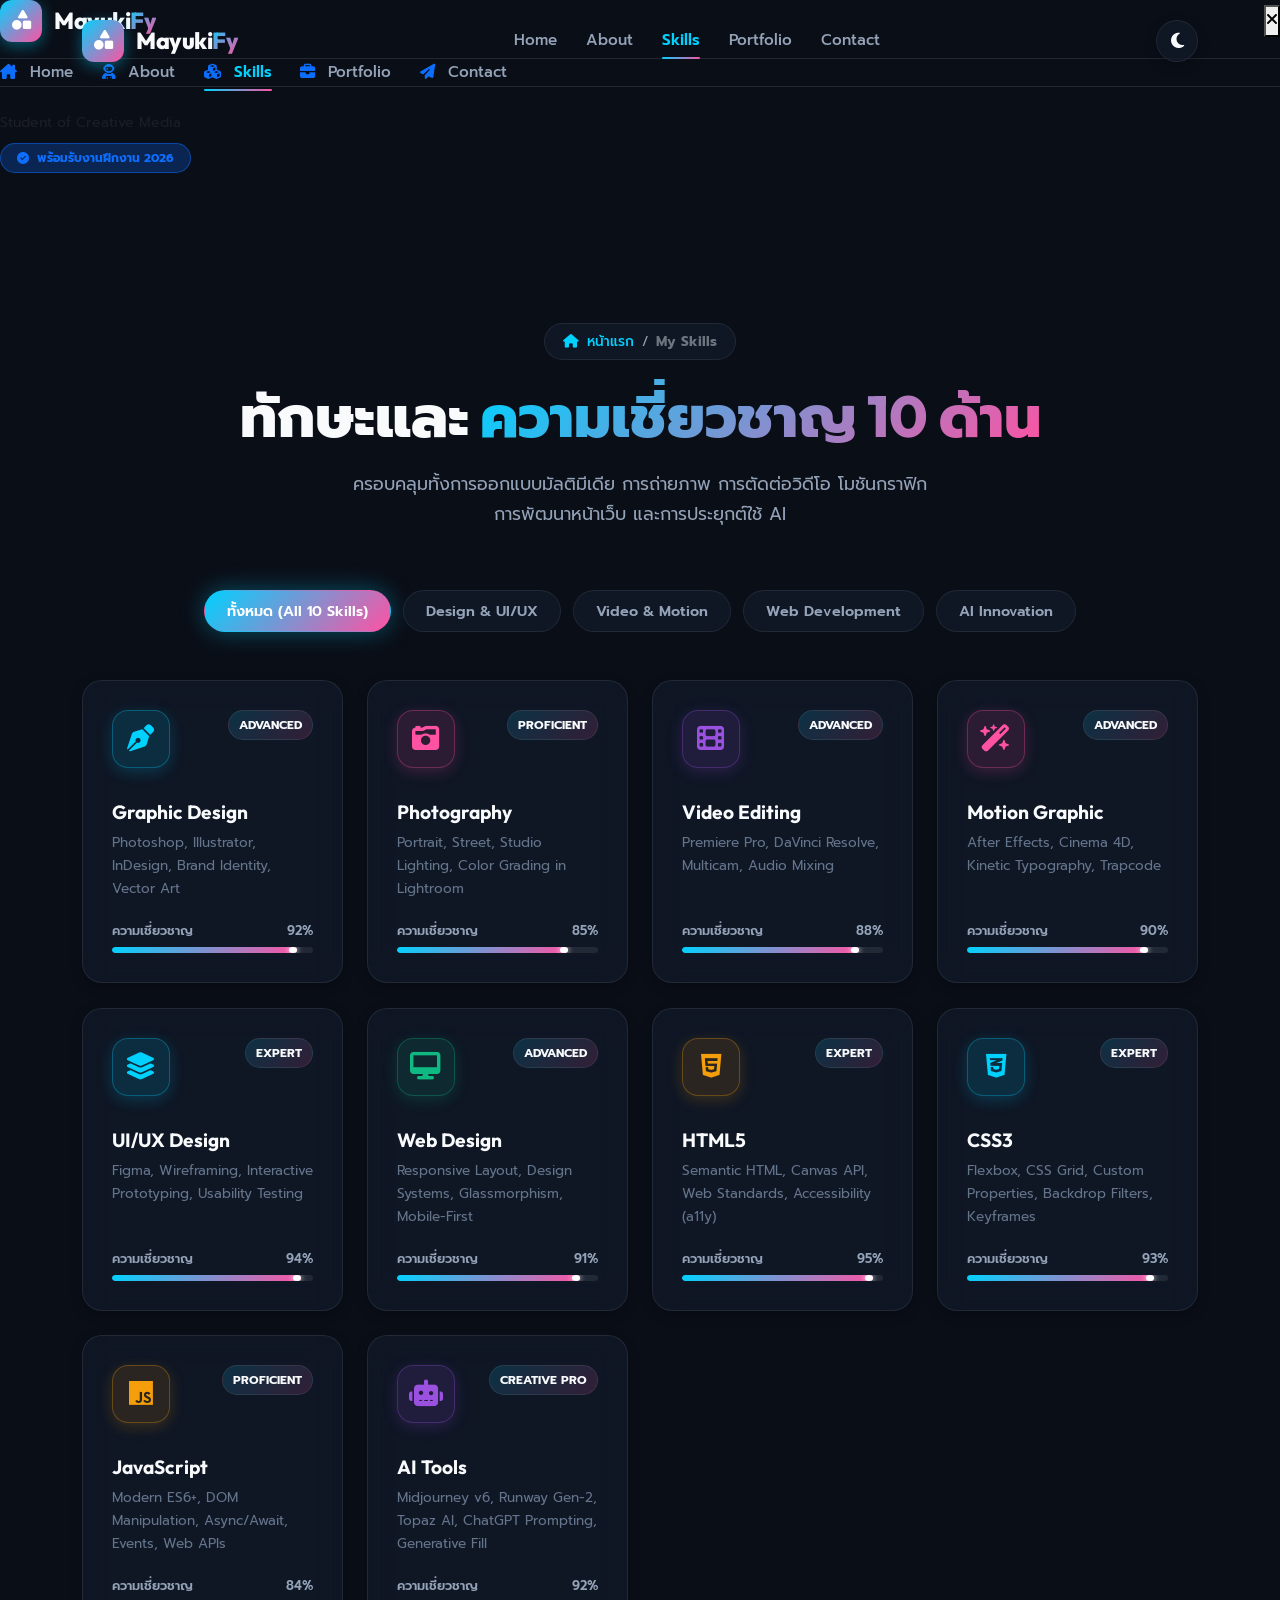
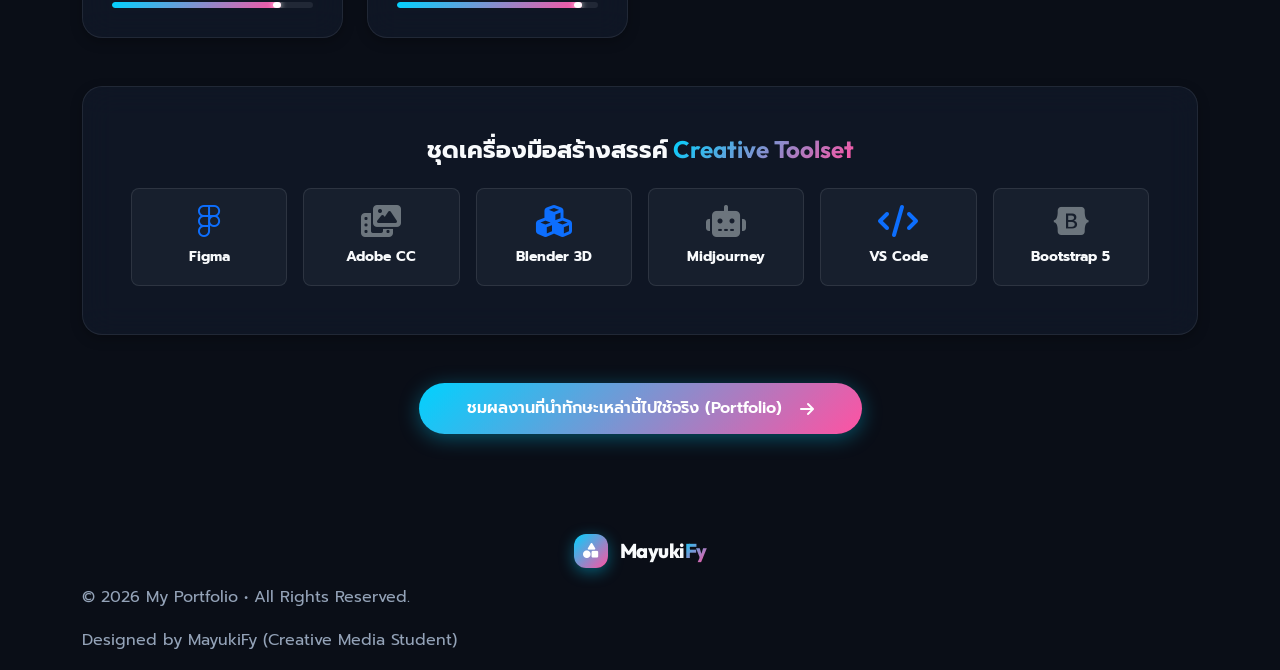
<file: skills.html>
<!DOCTYPE html>
<html lang="th" data-theme="dark">
<head>
  <meta charset="UTF-8">
  <meta name="viewport" content="width=device-width, initial-scale=1.0">
  <meta name="description" content="10 ทักษะและความเชี่ยวชาญด้านสื่อนฤมิตของ เมธาวี อัครศิลป์ (MayuiFy) ทั้ง Graphic, Motion, UI/UX, Web Design, HTML, CSS, JS และ AI">
  <meta name="author" content="MayuiFy">
  <title>Skills &amp; Capabilities | MayukiFy - Creative Media Student</title>

  <!-- Favicon -->
  <link rel="icon" type="image/svg+xml" href="assets/images/favicon.svg">

  <!-- Google Fonts -->
  <link rel="preconnect" href="https://fonts.googleapis.com">
  <link rel="preconnect" href="https://fonts.gstatic.com" crossorigin>
  <link href="https://fonts.googleapis.com/css2?family=Outfit:wght@300;400;500;600;700;800;900&family=Prompt:ital,wght@0,300;0,400;0,500;0,600;0,700;1,300&display=swap" rel="stylesheet">

  <!-- Font Awesome 6 Icons -->
  <link rel="stylesheet" href="https://cdnjs.cloudflare.com/ajax/libs/font-awesome/6.5.1/css/all.min.css" crossorigin="anonymous" referrerpolicy="no-referrer" />

  <!-- Bootstrap 5.3.3 CSS -->
  <link href="https://cdn.jsdelivr.net/npm/bootstrap@5.3.3/dist/css/bootstrap.min.css" rel="stylesheet" crossorigin="anonymous">

  <!-- Custom CSS Files -->
  <link rel="stylesheet" href="assets/css/style.css">
  <link rel="stylesheet" href="assets/css/navbar.css">
  <link rel="stylesheet" href="assets/css/skills.css">
</head>

<body>

  <!-- ================================================================
       0. PRELOADER ANIMATION
       ================================================================ -->
  <div id="preloader">
    <div class="preloader-spinner">
      <div class="spinner-ring"></div>
      <div class="spinner-ring"></div>
      <div class="spinner-ring"></div>
    </div>
    <div class="preloader-text">SKILLS &amp; CAPABILITIES</div>
  </div>

  <!-- ================================================================
       1. NAVIGATION BAR
       ================================================================ -->
  <header>
    <nav class="navbar-custom" id="mainNavbar">
      <div class="container d-flex align-items-center justify-content-between">
        <!-- Logo Brand -->
        <a href="index.html" class="navbar-brand-custom">
          <div class="brand-icon-wrapper">
            <i class="fa-solid fa-shapes"></i>
          </div>
          <div class="brand-text">Mayuki<span>Fy</span></div>
        </a>

        <!-- Desktop Navigation Links -->
        <ul class="navbar-nav-custom d-none d-lg-flex">
          <li><a href="index.html" class="nav-link-custom">Home</a></li>
          <li><a href="about.html" class="nav-link-custom">About</a></li>
          <li><a href="skills.html" class="nav-link-custom active">Skills</a></li>
          <li><a href="portfolio.html" class="nav-link-custom">Portfolio</a></li>
          <li><a href="contact.html" class="nav-link-custom">Contact</a></li>
        </ul>

        <!-- Action Items -->
        <div class="d-flex align-items-center gap-3">
          <button class="theme-toggle-btn" id="themeToggleBtn" aria-label="สลับโหมดกลางวัน/กลางคืน">
            <i class="fa-solid fa-moon" id="themeIcon"></i>
          </button>
          <button class="navbar-toggler-custom d-lg-none" id="navbarToggler" aria-label="เปิดเมนูนำทาง">
            <i class="fa-solid fa-bars-staggered"></i>
          </button>
        </div>
      </div>
    </nav>

    <!-- Mobile Drawer Offcanvas Menu -->
    <div class="nav-backdrop" id="navBackdrop"></div>
    <div class="nav-collapse-wrapper" id="navCollapse">
      <div>
        <div class="d-flex justify-content-between align-items-center pb-3 border-bottom border-secondary border-opacity-25">
          <a href="index.html" class="navbar-brand-custom">
            <div class="brand-icon-wrapper">
              <i class="fa-solid fa-shapes"></i>
            </div>
            <div class="brand-text">Mayuki<span>Fy</span></div>
          </a>
          <button class="mobile-close-btn" id="navCloseBtn" aria-label="ปิดเมนูนำทาง">
            <i class="fa-solid fa-xmark"></i>
          </button>
        </div>

        <ul class="navbar-nav-custom">
          <li><a href="index.html" class="nav-link-custom"><i class="fa-solid fa-house-chimney me-2 text-primary"></i> Home</a></li>
          <li><a href="about.html" class="nav-link-custom"><i class="fa-solid fa-user-astronaut me-2 text-primary"></i> About</a></li>
          <li><a href="skills.html" class="nav-link-custom active"><i class="fa-solid fa-cubes me-2 text-primary"></i> Skills</a></li>
          <li><a href="portfolio.html" class="nav-link-custom"><i class="fa-solid fa-briefcase me-2 text-primary"></i> Portfolio</a></li>
          <li><a href="contact.html" class="nav-link-custom"><i class="fa-solid fa-paper-plane me-2 text-primary"></i> Contact</a></li>
        </ul>
      </div>

      <div class="pt-4 border-top border-secondary border-opacity-25">
        <small class="text-muted d-block mb-2">Student of Creative Media</small>
        <span class="badge bg-primary bg-opacity-25 text-primary border border-primary border-opacity-50 py-2 px-3 rounded-pill">
          <i class="fa-solid fa-circle-check me-1"></i> พร้อมรับงานฝึกงาน 2026
        </span>
      </div>
    </div>
  </header>

  <!-- ================================================================
       2. PAGE BANNER HEADER
       ================================================================ -->
  <section class="page-banner">
    <div class="container reveal">
      <div class="page-breadcrumb">
        <a href="index.html"><i class="fa-solid fa-house me-1"></i> หน้าแรก</a>
        <span>/</span>
        <span class="text-secondary fw-bold">My Skills</span>
      </div>
      <h1 class="page-banner-title">
        ทักษะและ <span class="gradient-text">ความเชี่ยวชาญ 10 ด้าน</span>
      </h1>
      <p class="section-subtitle">
        ครอบคลุมทั้งการออกแบบมัลติมีเดีย การถ่ายภาพ การตัดต่อวิดีโอ โมชันกราฟิก การพัฒนาหน้าเว็บ และการประยุกต์ใช้ AI
      </p>
    </div>
  </section>

  <!-- ================================================================
       3. 10 SKILLS SECTION
       ================================================================ -->
  <section class="skills-section pt-0" id="skills">
    <div class="container">
      <!-- Skills Category Filter Pills -->
      <div class="skills-filter-container reveal">
        <button class="skill-filter-pill active" data-filter="all">ทั้งหมด (All 10 Skills)</button>
        <button class="skill-filter-pill" data-filter="design">Design &amp; UI/UX</button>
        <button class="skill-filter-pill" data-filter="media">Video &amp; Motion</button>
        <button class="skill-filter-pill" data-filter="web">Web Development</button>
        <button class="skill-filter-pill" data-filter="ai">AI Innovation</button>
      </div>

      <!-- 10 Skills Grid -->
      <div class="skills-grid">
        <!-- 1. Graphic Design -->
        <div class="glass-card skill-card skill-card-item reveal" data-category="design">
          <div>
            <div class="skill-card-top">
              <div class="skill-icon-box icon-cyan-box">
                <i class="fa-solid fa-pen-nib"></i>
              </div>
              <span class="skill-level-badge">Advanced</span>
            </div>
            <h4 class="skill-title">Graphic Design</h4>
            <p class="skill-tools-text">Photoshop, Illustrator, InDesign, Brand Identity, Vector Art</p>
          </div>
          <div class="skill-progress-wrapper">
            <div class="skill-progress-info">
              <span>ความเชี่ยวชาญ</span>
              <span>92%</span>
            </div>
            <div class="skill-progress-bar">
              <div class="skill-progress-fill" data-percentage="92%"></div>
            </div>
          </div>
        </div>

        <!-- 2. Photography -->
        <div class="glass-card skill-card skill-card-item reveal reveal-delay-1" data-category="media">
          <div>
            <div class="skill-card-top">
              <div class="skill-icon-box icon-pink-box">
                <i class="fa-solid fa-camera-retro"></i>
              </div>
              <span class="skill-level-badge">Proficient</span>
            </div>
            <h4 class="skill-title">Photography</h4>
            <p class="skill-tools-text">Portrait, Street, Studio Lighting, Color Grading in Lightroom</p>
          </div>
          <div class="skill-progress-wrapper">
            <div class="skill-progress-info">
              <span>ความเชี่ยวชาญ</span>
              <span>85%</span>
            </div>
            <div class="skill-progress-bar">
              <div class="skill-progress-fill" data-percentage="85%"></div>
            </div>
          </div>
        </div>

        <!-- 3. Video Editing -->
        <div class="glass-card skill-card skill-card-item reveal reveal-delay-2" data-category="media">
          <div>
            <div class="skill-card-top">
              <div class="skill-icon-box icon-purple-box">
                <i class="fa-solid fa-film"></i>
              </div>
              <span class="skill-level-badge">Advanced</span>
            </div>
            <h4 class="skill-title">Video Editing</h4>
            <p class="skill-tools-text">Premiere Pro, DaVinci Resolve, Multicam, Audio Mixing</p>
          </div>
          <div class="skill-progress-wrapper">
            <div class="skill-progress-info">
              <span>ความเชี่ยวชาญ</span>
              <span>88%</span>
            </div>
            <div class="skill-progress-bar">
              <div class="skill-progress-fill" data-percentage="88%"></div>
            </div>
          </div>
        </div>

        <!-- 4. Motion Graphic -->
        <div class="glass-card skill-card skill-card-item reveal reveal-delay-3" data-category="media">
          <div>
            <div class="skill-card-top">
              <div class="skill-icon-box icon-pink-box">
                <i class="fa-solid fa-wand-magic-sparkles"></i>
              </div>
              <span class="skill-level-badge">Advanced</span>
            </div>
            <h4 class="skill-title">Motion Graphic</h4>
            <p class="skill-tools-text">After Effects, Cinema 4D, Kinetic Typography, Trapcode</p>
          </div>
          <div class="skill-progress-wrapper">
            <div class="skill-progress-info">
              <span>ความเชี่ยวชาญ</span>
              <span>90%</span>
            </div>
            <div class="skill-progress-bar">
              <div class="skill-progress-fill" data-percentage="90%"></div>
            </div>
          </div>
        </div>

        <!-- 5. UI/UX Design -->
        <div class="glass-card skill-card skill-card-item reveal" data-category="design">
          <div>
            <div class="skill-card-top">
              <div class="skill-icon-box icon-cyan-box">
                <i class="fa-solid fa-layer-group"></i>
              </div>
              <span class="skill-level-badge">Expert</span>
            </div>
            <h4 class="skill-title">UI/UX Design</h4>
            <p class="skill-tools-text">Figma, Wireframing, Interactive Prototyping, Usability Testing</p>
          </div>
          <div class="skill-progress-wrapper">
            <div class="skill-progress-info">
              <span>ความเชี่ยวชาญ</span>
              <span>94%</span>
            </div>
            <div class="skill-progress-bar">
              <div class="skill-progress-fill" data-percentage="94%"></div>
            </div>
          </div>
        </div>

        <!-- 6. Web Design -->
        <div class="glass-card skill-card skill-card-item reveal reveal-delay-1" data-category="design web">
          <div>
            <div class="skill-card-top">
              <div class="skill-icon-box icon-emerald-box">
                <i class="fa-solid fa-desktop"></i>
              </div>
              <span class="skill-level-badge">Advanced</span>
            </div>
            <h4 class="skill-title">Web Design</h4>
            <p class="skill-tools-text">Responsive Layout, Design Systems, Glassmorphism, Mobile-First</p>
          </div>
          <div class="skill-progress-wrapper">
            <div class="skill-progress-info">
              <span>ความเชี่ยวชาญ</span>
              <span>91%</span>
            </div>
            <div class="skill-progress-bar">
              <div class="skill-progress-fill" data-percentage="91%"></div>
            </div>
          </div>
        </div>

        <!-- 7. HTML5 -->
        <div class="glass-card skill-card skill-card-item reveal reveal-delay-2" data-category="web">
          <div>
            <div class="skill-card-top">
              <div class="skill-icon-box icon-amber-box">
                <i class="fa-brands fa-html5"></i>
              </div>
              <span class="skill-level-badge">Expert</span>
            </div>
            <h4 class="skill-title">HTML5</h4>
            <p class="skill-tools-text">Semantic HTML, Canvas API, Web Standards, Accessibility (a11y)</p>
          </div>
          <div class="skill-progress-wrapper">
            <div class="skill-progress-info">
              <span>ความเชี่ยวชาญ</span>
              <span>95%</span>
            </div>
            <div class="skill-progress-bar">
              <div class="skill-progress-fill" data-percentage="95%"></div>
            </div>
          </div>
        </div>

        <!-- 8. CSS3 -->
        <div class="glass-card skill-card skill-card-item reveal reveal-delay-3" data-category="web">
          <div>
            <div class="skill-card-top">
              <div class="skill-icon-box icon-cyan-box">
                <i class="fa-brands fa-css3-alt"></i>
              </div>
              <span class="skill-level-badge">Expert</span>
            </div>
            <h4 class="skill-title">CSS3</h4>
            <p class="skill-tools-text">Flexbox, CSS Grid, Custom Properties, Backdrop Filters, Keyframes</p>
          </div>
          <div class="skill-progress-wrapper">
            <div class="skill-progress-info">
              <span>ความเชี่ยวชาญ</span>
              <span>93%</span>
            </div>
            <div class="skill-progress-bar">
              <div class="skill-progress-fill" data-percentage="93%"></div>
            </div>
          </div>
        </div>

        <!-- 9. JavaScript -->
        <div class="glass-card skill-card skill-card-item reveal" data-category="web">
          <div>
            <div class="skill-card-top">
              <div class="skill-icon-box icon-amber-box">
                <i class="fa-brands fa-js"></i>
              </div>
              <span class="skill-level-badge">Proficient</span>
            </div>
            <h4 class="skill-title">JavaScript</h4>
            <p class="skill-tools-text">Modern ES6+, DOM Manipulation, Async/Await, Events, Web APIs</p>
          </div>
          <div class="skill-progress-wrapper">
            <div class="skill-progress-info">
              <span>ความเชี่ยวชาญ</span>
              <span>84%</span>
            </div>
            <div class="skill-progress-bar">
              <div class="skill-progress-fill" data-percentage="84%"></div>
            </div>
          </div>
        </div>

        <!-- 10. AI Tools -->
        <div class="glass-card skill-card skill-card-item reveal reveal-delay-1" data-category="ai">
          <div>
            <div class="skill-card-top">
              <div class="skill-icon-box icon-purple-box">
                <i class="fa-solid fa-robot"></i>
              </div>
              <span class="skill-level-badge">Creative Pro</span>
            </div>
            <h4 class="skill-title">AI Tools</h4>
            <p class="skill-tools-text">Midjourney v6, Runway Gen-2, Topaz AI, ChatGPT Prompting, Generative Fill</p>
          </div>
          <div class="skill-progress-wrapper">
            <div class="skill-progress-info">
              <span>ความเชี่ยวชาญ</span>
              <span>92%</span>
            </div>
            <div class="skill-progress-bar">
              <div class="skill-progress-fill" data-percentage="92%"></div>
            </div>
          </div>
        </div>
      </div>

      <!-- Toolkit Showcase Cards -->
      <div class="glass-card p-4 p-md-5 mt-5 reveal">
        <h3 class="h4 fw-bold mb-4 text-center">
          ชุดเครื่องมือสร้างสรรค์ <span class="gradient-text">Creative Toolset</span>
        </h3>
        <div class="row g-3 text-center">
          <div class="col-4 col-md-2">
            <div class="p-3 border rounded-3 bg-secondary bg-opacity-10 border-secondary border-opacity-25 h-100">
              <i class="fa-brands fa-figma fs-2 text-primary mb-2"></i>
              <div class="small fw-bold">Figma</div>
            </div>
          </div>
          <div class="col-4 col-md-2">
            <div class="p-3 border rounded-3 bg-secondary bg-opacity-10 border-secondary border-opacity-25 h-100">
              <i class="fa-solid fa-photo-film fs-2 text-secondary mb-2"></i>
              <div class="small fw-bold">Adobe CC</div>
            </div>
          </div>
          <div class="col-4 col-md-2">
            <div class="p-3 border rounded-3 bg-secondary bg-opacity-10 border-secondary border-opacity-25 h-100">
              <i class="fa-solid fa-cubes fs-2 text-primary mb-2"></i>
              <div class="small fw-bold">Blender 3D</div>
            </div>
          </div>
          <div class="col-4 col-md-2">
            <div class="p-3 border rounded-3 bg-secondary bg-opacity-10 border-secondary border-opacity-25 h-100">
              <i class="fa-solid fa-robot fs-2 text-secondary mb-2"></i>
              <div class="small fw-bold">Midjourney</div>
            </div>
          </div>
          <div class="col-4 col-md-2">
            <div class="p-3 border rounded-3 bg-secondary bg-opacity-10 border-secondary border-opacity-25 h-100">
              <i class="fa-solid fa-code fs-2 text-primary mb-2"></i>
              <div class="small fw-bold">VS Code</div>
            </div>
          </div>
          <div class="col-4 col-md-2">
            <div class="p-3 border rounded-3 bg-secondary bg-opacity-10 border-secondary border-opacity-25 h-100">
              <i class="fa-brands fa-bootstrap fs-2 text-secondary mb-2"></i>
              <div class="small fw-bold">Bootstrap 5</div>
            </div>
          </div>
        </div>
      </div>

      <!-- Next Step CTA -->
      <div class="text-center mt-5 reveal">
        <a href="portfolio.html" class="btn-creative-primary px-5">
          ชมผลงานที่นำทักษะเหล่านี้ไปใช้จริง (Portfolio) <i class="fa-solid fa-arrow-right ms-2"></i>
        </a>
      </div>
    </div>
  </section>

  <!-- ================================================================
       4. FOOTER
       ================================================================ -->
  <footer class="footer-custom">
    <div class="container">
      <div class="mb-3">
        <a href="index.html" class="navbar-brand-custom justify-content-center">
          <div class="brand-icon-wrapper" style="width: 34px; height: 34px; font-size: 0.95rem;">
            <i class="fa-solid fa-shapes"></i>
          </div>
          <div class="brand-text fs-5">Mayuki<span>Fy</span></div>
        </a>
      </div>
      <p class="footer-text">&copy; 2026 My Portfolio &bull; All Rights Reserved.</p>
      <p class="footer-credit">Designed by <span>MayukiFy</span> (Creative Media Student)</p>
    </div>
  </footer>

  <!-- Scroll to Top Button -->
  <button id="scrollTopBtn" title="เลื่อนกลับขึ้นด้านบน" aria-label="Scroll to top">
    <i class="fa-solid fa-arrow-up"></i>
  </button>

  <!-- JavaScript Files -->
  <script src="https://cdn.jsdelivr.net/npm/bootstrap@5.3.3/dist/js/bootstrap.bundle.min.js" crossorigin="anonymous"></script>
  <script src="assets/js/main.js"></script>
  <script src="assets/js/navbar.js"></script>
  <script src="assets/js/skills.js"></script>
</body>
</html>
</file>
<file: assets/css/style.css>
/**
 * ====================================================================
 * STYLE.CSS - Global Styles, Themes, Glassmorphism & Animations
 * Project: Creative Media Student Portfolio (MayuiFy)
 * Year: 2026
 * ====================================================================
 */

/* --------------------------------------------------------------------
   1. CSS VARIABLES (DESIGN SYSTEM)
   -------------------------------------------------------------------- */
:root {
  /* Primary Theme Colors: Sky Blue + Neon Pink */
  --primary: #00d2ff;
  --primary-rgb: 0, 210, 255;
  --secondary: #ff52a2;
  --secondary-rgb: 255, 82, 162;
  --accent-purple: #9b51e0;
  --accent-purple-rgb: 155, 81, 224;

  /* Vibrant Gradients */
  --grad-primary: linear-gradient(135deg, #00d2ff 0%, #ff52a2 100%);
  --grad-primary-hover: linear-gradient(135deg, #00f2fe 0%, #ff7eb3 100%);
  --grad-subtle: linear-gradient(135deg, rgba(0, 210, 255, 0.15) 0%, rgba(255, 82, 162, 0.15) 100%);
  --grad-glow: linear-gradient(135deg, rgba(0, 210, 255, 0.4), rgba(255, 82, 162, 0.4));

  /* Dark Theme (Default) */
  --bg-main: #0a0e17;
  --bg-secondary: #0f172a;
  --bg-card: rgba(18, 26, 44, 0.7);
  --bg-card-hover: rgba(26, 38, 64, 0.85);
  --border-color: rgba(255, 255, 255, 0.08);
  --border-glow: rgba(0, 210, 255, 0.35);

  --text-main: #f8fafc;
  --text-muted: #94a3b8;
  --text-dim: #64748b;

  --nav-bg: rgba(10, 14, 23, 0.85);
  --modal-bg: rgba(15, 23, 42, 0.95);

  /* Shadows & Glows */
  --shadow-sm: 0 4px 12px rgba(0, 0, 0, 0.25);
  --shadow-md: 0 10px 30px rgba(0, 0, 0, 0.35);
  --shadow-lg: 0 20px 50px rgba(0, 0, 0, 0.5);
  --glow-cyan: 0 0 25px rgba(0, 210, 255, 0.35);
  --glow-pink: 0 0 25px rgba(255, 82, 162, 0.35);
  --glow-card: 0 8px 32px 0 rgba(0, 210, 255, 0.1);

  /* Typography */
  --font-main: 'Prompt', 'Outfit', -apple-system, BlinkMacSystemFont, 'Segoe UI', Roboto, sans-serif;
  --font-heading: 'Outfit', 'Prompt', sans-serif;

  /* Transitions */
  --transition-fast: 0.2s cubic-bezier(0.4, 0, 0.2, 1);
  --transition-normal: 0.35s cubic-bezier(0.4, 0, 0.2, 1);
  --transition-smooth: 0.5s cubic-bezier(0.16, 1, 0.3, 1);
}

/* Light Theme Variables */
[data-theme="light"] {
  --bg-main: #f8fafc;
  --bg-secondary: #ffffff;
  --bg-card: rgba(255, 255, 255, 0.85);
  --bg-card-hover: rgba(255, 255, 255, 0.98);
  --border-color: rgba(0, 0, 0, 0.08);
  --border-glow: rgba(0, 210, 255, 0.45);

  --text-main: #0f172a;
  --text-muted: #475569;
  --text-dim: #94a3b8;

  --nav-bg: rgba(248, 250, 252, 0.88);
  --modal-bg: rgba(255, 255, 255, 0.98);

  --shadow-sm: 0 4px 12px rgba(15, 23, 42, 0.05);
  --shadow-md: 0 10px 30px rgba(15, 23, 42, 0.08);
  --shadow-lg: 0 20px 50px rgba(15, 23, 42, 0.12);
  --glow-cyan: 0 0 20px rgba(0, 210, 255, 0.2);
  --glow-pink: 0 0 20px rgba(255, 82, 162, 0.2);
  --glow-card: 0 8px 32px 0 rgba(0, 0, 0, 0.04);
}

/* --------------------------------------------------------------------
   2. GLOBAL RESET & BASE STYLES
   -------------------------------------------------------------------- */
*, *::before, *::after {
  box-sizing: border-box;
  margin: 0;
  padding: 0;
}

html {
  scroll-behavior: smooth;
  font-size: 16px;
  overflow-x: hidden;
}

body {
  font-family: var(--font-main);
  background-color: var(--bg-main);
  color: var(--text-main);
  line-height: 1.7;
  overflow-x: hidden;
  transition: background-color var(--transition-normal), color var(--transition-normal);
  position: relative;
  min-height: 100vh;
}

/* Custom Scrollbar */
::-webkit-scrollbar {
  width: 10px;
}

::-webkit-scrollbar-track {
  background: var(--bg-main);
}

::-webkit-scrollbar-thumb {
  background: linear-gradient(180deg, var(--primary), var(--secondary));
  border-radius: 5px;
}

::-webkit-scrollbar-thumb:hover {
  background: linear-gradient(180deg, #4facfe, #ff7eb3);
}

/* Selection Color */
::selection {
  background: rgba(255, 82, 162, 0.35);
  color: #ffffff;
}

/* Typography Helpers */
h1, h2, h3, h4, h5, h6 {
  font-family: var(--font-heading);
  font-weight: 700;
  color: var(--text-main);
  line-height: 1.3;
}

a {
  text-decoration: none;
  color: inherit;
  transition: all var(--transition-fast);
}

p {
  color: var(--text-muted);
}

/* --------------------------------------------------------------------
   3. GLASSMORPHISM & UTILITY CLASSES
   -------------------------------------------------------------------- */
.glass-card {
  background: var(--bg-card);
  backdrop-filter: blur(16px);
  -webkit-backdrop-filter: blur(16px);
  border: 1px solid var(--border-color);
  border-radius: 20px;
  box-shadow: var(--shadow-sm);
  transition: transform var(--transition-normal), box-shadow var(--transition-normal), border-color var(--transition-normal);
}

.glass-card:hover {
  border-color: var(--border-glow);
  box-shadow: var(--glow-card), var(--shadow-md);
}

/* Gradient Text Effect */
.gradient-text {
  background: var(--grad-primary);
  -webkit-background-clip: text;
  -webkit-text-fill-color: transparent;
  background-clip: text;
  display: inline-block;
}

/* Section Header Component */
.section-header {
  text-align: center;
  margin-bottom: 3.5rem;
}

.section-tag {
  display: inline-flex;
  align-items: center;
  gap: 8px;
  padding: 6px 18px;
  background: var(--grad-subtle);
  border: 1px solid rgba(0, 210, 255, 0.3);
  border-radius: 50px;
  color: var(--primary);
  font-size: 0.875rem;
  font-weight: 600;
  text-transform: uppercase;
  letter-spacing: 1.5px;
  margin-bottom: 1rem;
}

.section-title {
  font-size: 2.5rem;
  margin-bottom: 1rem;
  position: relative;
}

.section-subtitle {
  font-size: 1.1rem;
  color: var(--text-muted);
  max-width: 600px;
  margin: 0 auto;
}

/* Sub-page Banner Header */
.page-banner {
  position: relative;
  padding: 150px 0 60px 0;
  overflow: hidden;
  text-align: center;
  background: transparent;
}

.page-banner-title {
  font-size: clamp(2.2rem, 5vw, 3.6rem);
  font-weight: 800;
  margin-bottom: 1rem;
}

.page-breadcrumb {
  display: inline-flex;
  align-items: center;
  gap: 8px;
  padding: 6px 18px;
  border-radius: 50px;
  background: var(--bg-card);
  border: 1px solid var(--border-color);
  font-size: 0.85rem;
  color: var(--text-muted);
  margin-bottom: 1.2rem;
  backdrop-filter: blur(10px);
}

.page-breadcrumb a {
  color: var(--primary);
  font-weight: 500;
}

.page-breadcrumb a:hover {
  color: var(--secondary);
}

/* Glow Buttons */
.btn-creative-primary {
  background: var(--grad-primary);
  color: #ffffff !important;
  font-weight: 600;
  padding: 12px 30px;
  border-radius: 50px;
  border: none;
  position: relative;
  z-index: 1;
  overflow: hidden;
  box-shadow: 0 4px 20px rgba(0, 210, 255, 0.35);
  display: inline-flex;
  align-items: center;
  justify-content: center;
  gap: 10px;
  transition: all var(--transition-normal);
}

.btn-creative-primary::before {
  content: '';
  position: absolute;
  top: 0;
  left: -100%;
  width: 100%;
  height: 100%;
  background: linear-gradient(90deg, transparent, rgba(255, 255, 255, 0.3), transparent);
  transition: left 0.6s ease;
  z-index: -1;
}

.btn-creative-primary:hover {
  transform: translateY(-3px);
  box-shadow: 0 8px 30px rgba(255, 82, 162, 0.45);
}

.btn-creative-primary:hover::before {
  left: 100%;
}

.btn-creative-outline {
  background: transparent;
  color: var(--text-main) !important;
  font-weight: 600;
  padding: 11px 28px;
  border-radius: 50px;
  border: 2px solid rgba(0, 210, 255, 0.5);
  display: inline-flex;
  align-items: center;
  justify-content: center;
  gap: 10px;
  transition: all var(--transition-normal);
  backdrop-filter: blur(8px);
}

.btn-creative-outline:hover {
  border-color: var(--secondary);
  background: var(--grad-subtle);
  color: var(--secondary) !important;
  transform: translateY(-3px);
  box-shadow: var(--glow-pink);
}

/* --------------------------------------------------------------------
   4. LOADING PRELOADER ANIMATION
   -------------------------------------------------------------------- */
#preloader {
  position: fixed;
  inset: 0;
  background: var(--bg-main);
  z-index: 99999;
  display: flex;
  flex-direction: column;
  align-items: center;
  justify-content: center;
  transition: opacity 0.6s ease, visibility 0.6s ease;
}

#preloader.loaded {
  opacity: 0;
  visibility: hidden;
  pointer-events: none;
}

.preloader-spinner {
  position: relative;
  width: 90px;
  height: 90px;
  margin-bottom: 24px;
}

.spinner-ring {
  position: absolute;
  inset: 0;
  border-radius: 50%;
  border: 4px solid transparent;
}

.spinner-ring:nth-child(1) {
  border-top-color: var(--primary);
  border-right-color: var(--primary);
  animation: spin 1.2s cubic-bezier(0.5, 0, 0.5, 1) infinite;
}

.spinner-ring:nth-child(2) {
  inset: 10px;
  border-bottom-color: var(--secondary);
  border-left-color: var(--secondary);
  animation: spin-reverse 1s cubic-bezier(0.5, 0, 0.5, 1) infinite;
}

.spinner-ring:nth-child(3) {
  inset: 22px;
  border-top-color: #ffffff;
  animation: spin 0.8s linear infinite;
}

.preloader-text {
  font-family: var(--font-heading);
  font-size: 1.1rem;
  font-weight: 700;
  letter-spacing: 3px;
  background: var(--grad-primary);
  -webkit-background-clip: text;
  -webkit-text-fill-color: transparent;
  animation: pulse-text 1.5s ease-in-out infinite alternate;
}

/* --------------------------------------------------------------------
   5. SCROLL TO TOP BUTTON
   -------------------------------------------------------------------- */
#scrollTopBtn {
  position: fixed;
  bottom: 30px;
  right: 30px;
  width: 50px;
  height: 50px;
  border-radius: 50%;
  background: var(--bg-card);
  backdrop-filter: blur(12px);
  border: 1px solid var(--border-color);
  color: var(--primary);
  display: flex;
  align-items: center;
  justify-content: center;
  font-size: 1.2rem;
  cursor: pointer;
  z-index: 1000;
  opacity: 0;
  visibility: hidden;
  transform: translateY(20px);
  transition: all var(--transition-normal);
  box-shadow: var(--shadow-md);
}

#scrollTopBtn.active {
  opacity: 1;
  visibility: visible;
  transform: translateY(0);
}

#scrollTopBtn:hover {
  background: var(--grad-primary);
  color: #ffffff;
  border-color: transparent;
  transform: translateY(-5px);
  box-shadow: var(--glow-cyan);
}

/* --------------------------------------------------------------------
   6. SCROLL REVEAL ANIMATIONS
   -------------------------------------------------------------------- */
.reveal {
  opacity: 0;
  transform: translateY(35px);
  transition: opacity 0.8s cubic-bezier(0.16, 1, 0.3, 1), transform 0.8s cubic-bezier(0.16, 1, 0.3, 1);
  will-change: opacity, transform;
}

.reveal.revealed {
  opacity: 1;
  transform: translateY(0);
}

.reveal-delay-1 { transition-delay: 0.15s; }
.reveal-delay-2 { transition-delay: 0.3s; }
.reveal-delay-3 { transition-delay: 0.45s; }
.reveal-delay-4 { transition-delay: 0.6s; }

/* --------------------------------------------------------------------
   7. KEYFRAME ANIMATIONS
   -------------------------------------------------------------------- */
@keyframes spin {
  0% { transform: rotate(0deg); }
  100% { transform: rotate(360deg); }
}

@keyframes spin-reverse {
  0% { transform: rotate(360deg); }
  100% { transform: rotate(0deg); }
}

@keyframes pulse-text {
  0% { opacity: 0.6; transform: scale(0.98); }
  100% { opacity: 1; transform: scale(1.02); }
}

@keyframes float {
  0% { transform: translateY(0px) rotate(0deg); }
  50% { transform: translateY(-12px) rotate(2deg); }
  100% { transform: translateY(0px) rotate(0deg); }
}

@keyframes pulse-glow {
  0%, 100% {
    box-shadow: 0 0 15px rgba(0, 210, 255, 0.3);
  }
  50% {
    box-shadow: 0 0 35px rgba(255, 82, 162, 0.5);
  }
}
</file>
<file: assets/css/navbar.css>
/**
 * ====================================================================
 * NAVBAR.CSS - Navigation Bar, Brand, Links & Theme Toggle
 * Project: Creative Media Student Portfolio (MayuiFy)
 * ====================================================================
 */

.navbar-custom {
  position: fixed;
  top: 0;
  left: 0;
  width: 100%;
  z-index: 1050;
  padding: 1.25rem 0;
  background: transparent;
  transition: all var(--transition-normal);
}

/* Glassmorphic Navbar on Scroll */
.navbar-custom.scrolled {
  padding: 0.8rem 0;
  background: var(--nav-bg);
  backdrop-filter: blur(20px);
  -webkit-backdrop-filter: blur(20px);
  border-bottom: 1px solid var(--border-color);
  box-shadow: 0 10px 30px rgba(0, 0, 0, 0.15);
}

/* Brand Logo */
.navbar-brand-custom {
  display: flex;
  align-items: center;
  gap: 12px;
  font-family: var(--font-heading);
  font-size: 1.45rem;
  font-weight: 800;
  letter-spacing: -0.5px;
  color: var(--text-main);
  text-decoration: none;
}

.brand-icon-wrapper {
  width: 42px;
  height: 42px;
  border-radius: 12px;
  background: var(--grad-primary);
  display: flex;
  align-items: center;
  justify-content: center;
  color: #ffffff;
  font-size: 1.2rem;
  box-shadow: 0 4px 15px rgba(0, 210, 255, 0.4);
  transition: transform var(--transition-normal);
}

.navbar-brand-custom:hover .brand-icon-wrapper {
  transform: rotate(10deg) scale(1.08);
}

.brand-text span {
  background: var(--grad-primary);
  -webkit-background-clip: text;
  -webkit-text-fill-color: transparent;
}

/* Nav Items */
.navbar-nav-custom {
  display: flex;
  align-items: center;
  gap: 1.8rem;
  list-style: none;
  margin: 0;
  padding: 0;
}

.nav-link-custom {
  position: relative;
  font-size: 0.95rem;
  font-weight: 500;
  color: var(--text-muted);
  padding: 0.5rem 0;
  transition: color var(--transition-fast);
  text-decoration: none;
}

.nav-link-custom::after {
  content: '';
  position: absolute;
  bottom: 0;
  left: 50%;
  width: 0;
  height: 2px;
  background: var(--grad-primary);
  border-radius: 2px;
  transition: width var(--transition-normal), left var(--transition-normal);
}

.nav-link-custom:hover {
  color: var(--text-main);
}

.nav-link-custom:hover::after,
.nav-link-custom.active::after {
  width: 100%;
  left: 0;
}

.nav-link-custom.active {
  color: var(--primary);
  font-weight: 600;
}

/* Theme Toggle Button */
.theme-toggle-btn {
  background: var(--bg-card);
  border: 1px solid var(--border-color);
  color: var(--text-main);
  width: 42px;
  height: 42px;
  border-radius: 50%;
  display: flex;
  align-items: center;
  justify-content: center;
  cursor: pointer;
  transition: all var(--transition-normal);
  font-size: 1.1rem;
  box-shadow: var(--shadow-sm);
}

.theme-toggle-btn:hover {
  border-color: var(--primary);
  color: var(--primary);
  transform: scale(1.08) rotate(15deg);
  box-shadow: var(--glow-cyan);
}

/* Mobile Toggler */
.navbar-toggler-custom {
  border: 1px solid var(--border-color);
  background: var(--bg-card);
  color: var(--text-main);
  padding: 8px 12px;
  border-radius: 10px;
  font-size: 1.25rem;
  cursor: pointer;
  display: none;
  transition: all var(--transition-fast);
}

.navbar-toggler-custom:hover {
  border-color: var(--primary);
  color: var(--primary);
}

/* Responsive Navigation for Mobile/Tablet */
@media (max-width: 991.98px) {
  .navbar-toggler-custom {
    display: flex;
    align-items: center;
    justify-content: center;
  }

  .nav-collapse-wrapper {
    position: fixed;
    top: 0;
    right: -100%;
    width: 290px;
    height: 100vh;
    background: var(--modal-bg);
    backdrop-filter: blur(25px);
    -webkit-backdrop-filter: blur(25px);
    border-left: 1px solid var(--border-color);
    padding: 2.5rem 1.8rem;
    display: flex;
    flex-direction: column;
    justify-content: space-between;
    transition: right var(--transition-smooth);
    box-shadow: -10px 0 30px rgba(0, 0, 0, 0.4);
    z-index: 1060;
  }

  .nav-collapse-wrapper.show {
    right: 0;
  }

  .nav-backdrop {
    position: fixed;
    inset: 0;
    background: rgba(0, 0, 0, 0.6);
    backdrop-filter: blur(4px);
    z-index: 1055;
    opacity: 0;
    visibility: hidden;
    transition: all var(--transition-normal);
  }

  .nav-backdrop.show {
    opacity: 1;
    visibility: visible;
  }

  .navbar-nav-custom {
    flex-direction: column;
    align-items: flex-start;
    gap: 1.5rem;
    width: 100%;
    margin-top: 2rem;
  }

  .nav-link-custom {
    font-size: 1.15rem;
    width: 100%;
    display: block;
  }

  .mobile-close-btn {
    align-self: flex-end;
    background: transparent;
    border: none;
    font-size: 1.5rem;
    color: var(--text-muted);
    cursor: pointer;
  }
}
</file>
<file: assets/css/hero.css>
/**
 * ====================================================================
 * HERO.CSS - Hero Section, Glowing Aura, Floating Badges & Ambient VFX
 * Project: Creative Media Student Portfolio (MayuiFy)
 * ====================================================================
 */

.hero-section {
  position: relative;
  min-height: 100vh;
  padding: 140px 0 80px 0;
  display: flex;
  align-items: center;
  overflow: hidden;
}

/* Ambient Animated Gradient Orbs in Background */
.hero-ambient-bg {
  position: absolute;
  inset: 0;
  pointer-events: none;
  overflow: hidden;
  z-index: 0;
}

.ambient-orb {
  position: absolute;
  border-radius: 50%;
  filter: blur(100px);
  opacity: 0.35;
  will-change: transform;
}

.orb-1 {
  width: 450px;
  height: 450px;
  background: var(--primary);
  top: -80px;
  left: -80px;
  animation: orb-float-1 14s ease-in-out infinite alternate;
}

.orb-2 {
  width: 480px;
  height: 480px;
  background: var(--secondary);
  bottom: 0px;
  right: -80px;
  animation: orb-float-2 16s ease-in-out infinite alternate;
}

.orb-3 {
  width: 320px;
  height: 320px;
  background: var(--accent-purple);
  top: 40%;
  left: 35%;
  opacity: 0.2;
  animation: orb-float-1 12s ease-in-out infinite reverse;
}

@keyframes orb-float-1 {
  0% { transform: translate(0, 0) scale(1); }
  50% { transform: translate(60px, 40px) scale(1.1); }
  100% { transform: translate(-30px, 70px) scale(0.95); }
}

@keyframes orb-float-2 {
  0% { transform: translate(0, 0) scale(1); }
  50% { transform: translate(-50px, -50px) scale(1.15); }
  100% { transform: translate(40px, -30px) scale(0.9); }
}

/* Hero Content Styling */
.hero-content {
  position: relative;
  z-index: 2;
}

.hero-status-pill {
  display: inline-flex;
  align-items: center;
  gap: 10px;
  padding: 8px 20px;
  border-radius: 50px;
  background: var(--bg-card);
  border: 1px solid var(--border-color);
  backdrop-filter: blur(12px);
  margin-bottom: 1.5rem;
  box-shadow: var(--shadow-sm);
}

.status-dot {
  width: 10px;
  height: 10px;
  border-radius: 50%;
  background: #10b981;
  box-shadow: 0 0 10px #10b981;
  animation: pulse-green 2s infinite;
}

@keyframes pulse-green {
  0% { box-shadow: 0 0 0 0 rgba(16, 185, 129, 0.7); }
  70% { box-shadow: 0 0 0 10px rgba(16, 185, 129, 0); }
  100% { box-shadow: 0 0 0 0 rgba(16, 185, 129, 0); }
}

.status-text {
  font-size: 0.88rem;
  font-weight: 500;
  color: var(--text-main);
}

.hero-title {
  font-size: clamp(2.3rem, 5vw, 4rem);
  font-weight: 800;
  line-height: 1.15;
  margin-bottom: 1rem;
}

.hero-subtitle {
  font-size: clamp(1.2rem, 2.5vw, 1.6rem);
  font-weight: 600;
  color: var(--text-main);
  margin-bottom: 1.5rem;
  display: flex;
  align-items: center;
  gap: 12px;
  flex-wrap: wrap;
}

.hero-subtitle-badge {
  background: var(--grad-subtle);
  border: 1px solid rgba(255, 82, 162, 0.4);
  padding: 4px 14px;
  border-radius: 8px;
  font-size: 0.95rem;
  color: var(--secondary);
}

.hero-description {
  font-size: 1.12rem;
  line-height: 1.8;
  color: var(--text-muted);
  max-width: 540px;
  margin-bottom: 2.2rem;
}

.hero-buttons {
  display: flex;
  gap: 1.2rem;
  flex-wrap: wrap;
  margin-bottom: 2.5rem;
}

/* Quick Metrics Row */
.hero-metrics {
  display: flex;
  gap: 2.5rem;
  padding-top: 1.5rem;
  border-top: 1px solid var(--border-color);
}

.metric-item h4 {
  font-size: 1.8rem;
  font-weight: 800;
  margin-bottom: 0.15rem;
  background: var(--grad-primary);
  -webkit-background-clip: text;
  -webkit-text-fill-color: transparent;
}

.metric-item p {
  font-size: 0.85rem;
  color: var(--text-dim);
  margin: 0;
  text-transform: uppercase;
  letter-spacing: 1px;
}

/* Profile Visual Wrapper */
.hero-visual-wrapper {
  position: relative;
  z-index: 2;
  display: flex;
  justify-content: center;
  align-items: center;
}

.profile-card-container {
  position: relative;
  width: 100%;
  max-width: 440px;
}

/* Outer Gradient Rotating Ring */
.profile-glow-ring {
  position: absolute;
  inset: -15px;
  border-radius: 50%;
  background: conic-gradient(from 0deg, #00d2ff, #9b51e0, #ff52a2, #00d2ff);
  filter: blur(20px);
  opacity: 0.6;
  animation: rotate-ring 10s linear infinite;
  z-index: 1;
}

@keyframes rotate-ring {
  from { transform: rotate(0deg); }
  to { transform: rotate(360deg); }
}

.profile-image-frame {
  position: relative;
  border-radius: 50%;
  padding: 8px;
  background: linear-gradient(135deg, rgba(255,255,255,0.2), rgba(255,255,255,0.02));
  backdrop-filter: blur(20px);
  border: 2px solid rgba(0, 210, 255, 0.4);
  box-shadow: var(--shadow-lg);
  z-index: 2;
  overflow: hidden;
  aspect-ratio: 1 / 1;
}

.profile-img {
  width: 100%;
  height: 100%;
  border-radius: 50%;
  object-fit: cover;
  display: block;
  transition: transform var(--transition-smooth);
}

.profile-card-container:hover .profile-img {
  transform: scale(1.05);
}

/* Floating Glass Badges around profile */
.floating-badge {
  position: absolute;
  padding: 10px 18px;
  border-radius: 50px;
  background: var(--bg-card);
  backdrop-filter: blur(16px);
  border: 1px solid var(--border-color);
  box-shadow: var(--shadow-md);
  display: flex;
  align-items: center;
  gap: 10px;
  z-index: 3;
  animation: float 4s ease-in-out infinite;
}

.floating-badge i {
  font-size: 1.2rem;
}

.badge-top-right {
  top: 10%;
  right: -20px;
  border-color: rgba(255, 82, 162, 0.4);
  animation-delay: 0.5s;
}

.badge-top-right i {
  color: var(--secondary);
}

.badge-bottom-left {
  bottom: 12%;
  left: -20px;
  border-color: rgba(0, 210, 255, 0.4);
  animation-delay: 1.8s;
}

.badge-bottom-left i {
  color: var(--primary);
}

.floating-badge span {
  font-size: 0.85rem;
  font-weight: 600;
  color: var(--text-main);
  white-space: nowrap;
}

/* Responsive adjust for Hero */
@media (max-width: 991.98px) {
  .hero-section {
    padding: 120px 0 60px 0;
    text-align: center;
  }

  .hero-content {
    margin-bottom: 3.5rem;
  }

  .hero-subtitle {
    justify-content: center;
  }

  .hero-description {
    margin: 0 auto 2rem auto;
  }

  .hero-buttons {
    justify-content: center;
  }

  .hero-metrics {
    justify-content: center;
  }

  .floating-badge {
    padding: 8px 14px;
  }
}

@media (max-width: 575.98px) {
  .floating-badge {
    position: static;
    margin: 10px auto;
    display: inline-flex;
  }

  .badge-container-mobile {
    display: flex;
    justify-content: center;
    gap: 10px;
    margin-top: 1.5rem;
    flex-wrap: wrap;
  }
}
</file>
<file: assets/css/about.css>
/**
 * ====================================================================
 * ABOUT.CSS - About Me, Education, Interests & Career Goals
 * Project: Creative Media Student Portfolio (MayuiFy)
 * ====================================================================
 */

.about-section {
  position: relative;
  padding: 100px 0;
  background: transparent;
  z-index: 2;
}

/* About Grid Layout */
.about-grid {
  display: grid;
  grid-template-columns: repeat(12, 1fr);
  gap: 1.8rem;
}

/* Base About Card */
.about-card {
  padding: 2.2rem;
  height: 100%;
  display: flex;
  flex-direction: column;
  position: relative;
  overflow: hidden;
}

.about-card::before {
  content: '';
  position: absolute;
  top: 0;
  left: 0;
  width: 100%;
  height: 3px;
  background: var(--grad-primary);
  opacity: 0;
  transition: opacity var(--transition-normal);
}

.about-card:hover::before {
  opacity: 1;
}

.about-card-icon {
  width: 54px;
  height: 54px;
  border-radius: 14px;
  display: flex;
  align-items: center;
  justify-content: center;
  font-size: 1.5rem;
  margin-bottom: 1.4rem;
  transition: transform var(--transition-normal);
}

.about-card:hover .about-card-icon {
  transform: scale(1.1) rotate(5deg);
}

.icon-cyan {
  background: rgba(0, 210, 255, 0.12);
  color: var(--primary);
  border: 1px solid rgba(0, 210, 255, 0.3);
}

.icon-pink {
  background: rgba(255, 82, 162, 0.12);
  color: var(--secondary);
  border: 1px solid rgba(255, 82, 162, 0.3);
}

.icon-purple {
  background: rgba(155, 81, 224, 0.12);
  color: var(--accent-purple);
  border: 1px solid rgba(155, 81, 224, 0.3);
}

.about-card-title {
  font-size: 1.35rem;
  margin-bottom: 1rem;
  display: flex;
  align-items: center;
  gap: 10px;
}

/* 1. Bio Card (Span 7 col) */
.card-bio {
  grid-column: span 7;
}

.bio-quote {
  padding: 1rem 1.2rem;
  border-left: 3px solid var(--secondary);
  background: var(--grad-subtle);
  border-radius: 0 12px 12px 0;
  margin-top: 1.2rem;
  font-style: italic;
  color: var(--text-main);
  font-size: 0.95rem;
}

/* 2. Education Card (Span 5 col) */
.card-education {
  grid-column: span 5;
}

.timeline-item {
  position: relative;
  padding-left: 24px;
  margin-bottom: 1.2rem;
}

.timeline-item::before {
  content: '';
  position: absolute;
  left: 0;
  top: 6px;
  width: 10px;
  height: 10px;
  border-radius: 50%;
  background: var(--primary);
  box-shadow: 0 0 8px var(--primary);
}

.timeline-item::after {
  content: '';
  position: absolute;
  left: 4px;
  top: 20px;
  width: 2px;
  height: calc(100% - 10px);
  background: var(--border-color);
}

.timeline-item:last-child::after {
  display: none;
}

.timeline-year {
  font-size: 0.8rem;
  font-weight: 700;
  color: var(--secondary);
  text-transform: uppercase;
  letter-spacing: 1px;
}

.timeline-degree {
  font-size: 1.05rem;
  font-weight: 600;
  color: var(--text-main);
  margin: 3px 0;
}

.timeline-school {
  font-size: 0.9rem;
  color: var(--text-muted);
}

/* 3. Interests Card (Span 5 col) */
.card-interests {
  grid-column: span 5;
}

.interest-tags {
  display: flex;
  flex-wrap: wrap;
  gap: 10px;
  margin-top: 0.8rem;
}

.interest-tag {
  display: inline-flex;
  align-items: center;
  gap: 8px;
  padding: 8px 16px;
  border-radius: 50px;
  background: var(--bg-card);
  border: 1px solid var(--border-color);
  font-size: 0.88rem;
  color: var(--text-main);
  transition: all var(--transition-fast);
}

.interest-tag:hover {
  border-color: var(--primary);
  color: var(--primary);
  transform: translateY(-2px);
  box-shadow: var(--glow-cyan);
}

.interest-tag i {
  color: var(--secondary);
  font-size: 0.9rem;
}

/* 4. Career Goals Card (Span 7 col) */
.card-goals {
  grid-column: span 7;
}

.goals-list {
  list-style: none;
  margin-top: 0.5rem;
}

.goal-item {
  display: flex;
  align-items: flex-start;
  gap: 14px;
  margin-bottom: 1rem;
}

.goal-item i {
  color: var(--primary);
  font-size: 1.1rem;
  margin-top: 4px;
}

.goal-item span {
  font-size: 0.96rem;
  color: var(--text-muted);
  line-height: 1.6;
}

.goal-item strong {
  color: var(--text-main);
}

/* Responsive Breakpoints for About Grid */
@media (max-width: 991.98px) {
  .card-bio,
  .card-education,
  .card-interests,
  .card-goals {
    grid-column: span 12;
  }
}
</file>
<file: assets/css/skills.css>
/**
 * ====================================================================
 * SKILLS.CSS - Creative Media Skills Grid, Icons & Interactive Cards
 * Project: Creative Media Student Portfolio (MayuiFy)
 * ====================================================================
 */

.skills-section {
  position: relative;
  padding: 100px 0;
  background: transparent;
  z-index: 2;
}

/* Skills Grid */
.skills-grid {
  display: grid;
  grid-template-columns: repeat(auto-fill, minmax(260px, 1fr));
  gap: 1.5rem;
}

/* Individual Skill Card */
.skill-card {
  padding: 1.8rem;
  display: flex;
  flex-direction: column;
  justify-content: space-between;
  border-radius: 20px;
  position: relative;
  overflow: hidden;
  transition: transform var(--transition-normal), box-shadow var(--transition-normal), border-color var(--transition-normal);
}

.skill-card:hover {
  transform: translateY(-8px);
}

/* Skill Icon Wrapper */
.skill-icon-box {
  width: 58px;
  height: 58px;
  border-radius: 16px;
  display: flex;
  align-items: center;
  justify-content: center;
  font-size: 1.7rem;
  margin-bottom: 1.2rem;
  transition: all var(--transition-normal);
  position: relative;
}

.skill-card:hover .skill-icon-box {
  transform: scale(1.1) rotate(6deg);
}

/* Icon Color Variants */
.icon-cyan-box {
  background: rgba(0, 210, 255, 0.12);
  color: var(--primary);
  border: 1px solid rgba(0, 210, 255, 0.3);
  box-shadow: 0 4px 15px rgba(0, 210, 255, 0.2);
}

.icon-pink-box {
  background: rgba(255, 82, 162, 0.12);
  color: var(--secondary);
  border: 1px solid rgba(255, 82, 162, 0.3);
  box-shadow: 0 4px 15px rgba(255, 82, 162, 0.2);
}

.icon-purple-box {
  background: rgba(155, 81, 224, 0.12);
  color: var(--accent-purple);
  border: 1px solid rgba(155, 81, 224, 0.3);
  box-shadow: 0 4px 15px rgba(155, 81, 224, 0.2);
}

.icon-amber-box {
  background: rgba(245, 158, 11, 0.12);
  color: #f59e0b;
  border: 1px solid rgba(245, 158, 11, 0.3);
  box-shadow: 0 4px 15px rgba(245, 158, 11, 0.2);
}

.icon-emerald-box {
  background: rgba(16, 185, 129, 0.12);
  color: #10b981;
  border: 1px solid rgba(16, 185, 129, 0.3);
  box-shadow: 0 4px 15px rgba(16, 185, 129, 0.2);
}

/* Skill Header & Badge */
.skill-card-top {
  display: flex;
  align-items: flex-start;
  justify-content: space-between;
  margin-bottom: 0.8rem;
}

.skill-level-badge {
  font-size: 0.75rem;
  font-weight: 700;
  text-transform: uppercase;
  padding: 4px 10px;
  border-radius: 20px;
  background: var(--grad-subtle);
  color: var(--text-main);
  border: 1px solid var(--border-color);
}

.skill-title {
  font-size: 1.2rem;
  font-weight: 700;
  margin-bottom: 0.4rem;
  color: var(--text-main);
}

.skill-tools-text {
  font-size: 0.85rem;
  color: var(--text-dim);
  margin-bottom: 1.2rem;
}

/* Custom Skill Progress Bar */
.skill-progress-wrapper {
  margin-top: auto;
}

.skill-progress-info {
  display: flex;
  justify-content: space-between;
  font-size: 0.8rem;
  font-weight: 600;
  color: var(--text-muted);
  margin-bottom: 6px;
}

.skill-progress-bar {
  width: 100%;
  height: 6px;
  background: rgba(255, 255, 255, 0.08);
  border-radius: 10px;
  overflow: hidden;
  position: relative;
}

[data-theme="light"] .skill-progress-bar {
  background: rgba(0, 0, 0, 0.08);
}

.skill-progress-fill {
  height: 100%;
  border-radius: 10px;
  background: var(--grad-primary);
  width: 0%;
  transition: width 1.2s cubic-bezier(0.16, 1, 0.3, 1);
  position: relative;
}

.skill-progress-fill::after {
  content: '';
  position: absolute;
  top: 0;
  right: 0;
  bottom: 0;
  width: 8px;
  background: #ffffff;
  border-radius: 50%;
  box-shadow: 0 0 6px #ffffff;
}

/* Category Filter Tabs for Skills (Optional Quick View) */
.skills-filter-container {
  display: flex;
  justify-content: center;
  flex-wrap: wrap;
  gap: 12px;
  margin-bottom: 3rem;
}

.skill-filter-pill {
  padding: 8px 22px;
  border-radius: 50px;
  background: var(--bg-card);
  border: 1px solid var(--border-color);
  color: var(--text-muted);
  font-size: 0.9rem;
  font-weight: 600;
  cursor: pointer;
  transition: all var(--transition-fast);
}

.skill-filter-pill:hover,
.skill-filter-pill.active {
  background: var(--grad-primary);
  color: #ffffff;
  border-color: transparent;
  box-shadow: var(--glow-cyan);
}
</file>
<file: assets/css/portfolio.css>
/**
 * ====================================================================
 * PORTFOLIO.CSS - Creative Media Projects Grid, Filter & Modal
 * Project: Creative Media Student Portfolio (MayuiFy)
 * ====================================================================
 */

.portfolio-section {
  position: relative;
  padding: 100px 0;
  background: transparent;
  z-index: 2;
}

/* Portfolio Category Filter */
.portfolio-filters {
  display: flex;
  justify-content: center;
  flex-wrap: wrap;
  gap: 12px;
  margin-bottom: 3.5rem;
}

.filter-btn {
  padding: 8px 24px;
  border-radius: 50px;
  background: var(--bg-card);
  border: 1px solid var(--border-color);
  color: var(--text-muted);
  font-size: 0.92rem;
  font-weight: 600;
  cursor: pointer;
  transition: all var(--transition-normal);
  backdrop-filter: blur(8px);
}

.filter-btn:hover {
  color: var(--text-main);
  border-color: var(--primary);
  transform: translateY(-2px);
}

.filter-btn.active {
  background: var(--grad-primary);
  color: #ffffff;
  border-color: transparent;
  box-shadow: var(--glow-cyan);
  transform: translateY(-2px);
}

/* Projects Grid */
.portfolio-grid {
  display: grid;
  grid-template-columns: repeat(auto-fill, minmax(350px, 1fr));
  gap: 2rem;
}

/* Portfolio Card */
.portfolio-card {
  border-radius: 20px;
  overflow: hidden;
  display: flex;
  flex-direction: column;
  height: 100%;
  transition: transform var(--transition-normal), box-shadow var(--transition-normal), border-color var(--transition-normal);
}

.portfolio-card:hover {
  transform: translateY(-10px);
}

/* Card Image Box */
.portfolio-img-box {
  position: relative;
  overflow: hidden;
  aspect-ratio: 16 / 10;
  background: #000;
}

.portfolio-img {
  width: 100%;
  height: 100%;
  object-fit: cover;
  transition: transform 0.6s cubic-bezier(0.16, 1, 0.3, 1);
}

.portfolio-card:hover .portfolio-img {
  transform: scale(1.08);
}

/* Image Overlay with Quick Preview */
.portfolio-img-overlay {
  position: absolute;
  inset: 0;
  background: linear-gradient(to top, rgba(10, 14, 23, 0.85) 0%, rgba(10, 14, 23, 0.2) 60%, transparent 100%);
  display: flex;
  align-items: flex-end;
  padding: 1.5rem;
  opacity: 0;
  transition: opacity var(--transition-normal);
}

.portfolio-card:hover .portfolio-img-overlay {
  opacity: 1;
}

/* Floating Category Tag inside image */
.portfolio-badge {
  position: absolute;
  top: 16px;
  left: 16px;
  padding: 6px 14px;
  border-radius: 30px;
  background: rgba(15, 23, 42, 0.75);
  backdrop-filter: blur(10px);
  border: 1px solid rgba(255, 255, 255, 0.15);
  color: var(--primary);
  font-size: 0.78rem;
  font-weight: 700;
  letter-spacing: 0.5px;
  text-transform: uppercase;
  z-index: 2;
}

/* Card Body Content */
.portfolio-card-body {
  padding: 1.8rem;
  display: flex;
  flex-direction: column;
  flex-grow: 1;
}

.portfolio-card-title {
  font-size: 1.3rem;
  font-weight: 700;
  margin-bottom: 0.7rem;
  color: var(--text-main);
  transition: color var(--transition-fast);
}

.portfolio-card:hover .portfolio-card-title {
  color: var(--primary);
}

.portfolio-card-desc {
  font-size: 0.95rem;
  color: var(--text-muted);
  line-height: 1.6;
  margin-bottom: 1.5rem;
  flex-grow: 1;
}

/* Card Footer with Action Button */
.portfolio-card-footer {
  display: flex;
  align-items: center;
  justify-content: space-between;
  padding-top: 1rem;
  border-top: 1px solid var(--border-color);
}

.btn-view-project {
  display: inline-flex;
  align-items: center;
  gap: 8px;
  font-size: 0.92rem;
  font-weight: 600;
  color: var(--primary);
  background: transparent;
  border: none;
  cursor: pointer;
  padding: 6px 0;
  transition: all var(--transition-fast);
}

.btn-view-project i {
  transition: transform var(--transition-fast);
}

.btn-view-project:hover {
  color: var(--secondary);
}

.btn-view-project:hover i {
  transform: translateX(4px);
}

/* Modal Popup Customization */
.modal-content-glass {
  background: var(--modal-bg);
  backdrop-filter: blur(25px);
  -webkit-backdrop-filter: blur(25px);
  border: 1px solid var(--border-glow);
  border-radius: 24px;
  box-shadow: 0 25px 60px rgba(0, 0, 0, 0.5);
  color: var(--text-main);
}

.modal-header-custom {
  border-bottom: 1px solid var(--border-color);
  padding: 1.5rem 2rem;
}

.modal-body-custom {
  padding: 2rem;
}

.modal-footer-custom {
  border-top: 1px solid var(--border-color);
  padding: 1.2rem 2rem;
}

.modal-project-img {
  width: 100%;
  border-radius: 16px;
  margin-bottom: 1.5rem;
  border: 1px solid var(--border-color);
}

.modal-meta-grid {
  display: grid;
  grid-template-columns: repeat(auto-fit, minmax(140px, 1fr));
  gap: 1rem;
  margin: 1.5rem 0;
  padding: 1.2rem;
  background: var(--bg-card);
  border-radius: 14px;
  border: 1px solid var(--border-color);
}

.modal-meta-item span {
  display: block;
  font-size: 0.8rem;
  color: var(--text-dim);
  text-transform: uppercase;
}

.modal-meta-item strong {
  font-size: 0.95rem;
  color: var(--text-main);
}

/* Responsive adjustment for portfolio */
@media (max-width: 767.98px) {
  .portfolio-grid {
    grid-template-columns: 1fr;
  }
}
</file>
<file: assets/css/contact.css>
/**
 * ====================================================================
 * CONTACT.CSS - Contact Cards, Social Icons, Form & Footer
 * Project: Creative Media Student Portfolio (MayuiFy)
 * ====================================================================
 */

.contact-section {
  position: relative;
  padding: 100px 0 60px 0;
  background: transparent;
  z-index: 2;
}

/* Contact Info Side */
.contact-info-wrapper {
  display: flex;
  flex-direction: column;
  gap: 1.5rem;
}

.contact-info-card {
  padding: 1.6rem;
  border-radius: 18px;
  display: flex;
  align-items: center;
  gap: 1.2rem;
  transition: all var(--transition-normal);
}

.contact-info-card:hover {
  transform: translateX(8px);
}

.contact-icon-box {
  width: 52px;
  height: 52px;
  border-radius: 14px;
  display: flex;
  align-items: center;
  justify-content: center;
  font-size: 1.4rem;
  flex-shrink: 0;
}

.contact-info-text h5 {
  font-size: 1.05rem;
  margin-bottom: 2px;
}

.contact-info-text p {
  font-size: 0.92rem;
  margin: 0;
  color: var(--text-muted);
}

/* Copy Email Button */
.btn-copy-email {
  background: var(--grad-subtle);
  border: 1px solid rgba(0, 210, 255, 0.3);
  color: var(--primary);
  padding: 4px 12px;
  border-radius: 20px;
  font-size: 0.78rem;
  font-weight: 600;
  cursor: pointer;
  margin-left: auto;
  transition: all var(--transition-fast);
}

.btn-copy-email:hover {
  background: var(--primary);
  color: #ffffff;
}

/* Social Media Icons Grid */
.social-links-wrapper {
  margin-top: 1.5rem;
}

.social-title {
  font-size: 0.95rem;
  font-weight: 600;
  text-transform: uppercase;
  letter-spacing: 1px;
  margin-bottom: 1rem;
  color: var(--text-main);
}

.social-icons-list {
  display: flex;
  gap: 12px;
  flex-wrap: wrap;
}

.social-link-item {
  width: 46px;
  height: 46px;
  border-radius: 12px;
  background: var(--bg-card);
  border: 1px solid var(--border-color);
  color: var(--text-muted);
  display: flex;
  align-items: center;
  justify-content: center;
  font-size: 1.25rem;
  transition: all var(--transition-normal);
}

/* Brand-specific hover colors */
.social-link-item.facebook:hover {
  background: #1877f2;
  color: #ffffff;
  border-color: #1877f2;
  box-shadow: 0 0 15px rgba(24, 119, 242, 0.5);
  transform: translateY(-4px);
}

.social-link-item.instagram:hover {
  background: radial-gradient(circle at 30% 107%, #fdf497 0%, #fdf497 5%, #fd5949 45%, #d6249f 60%, #285aeb 90%);
  color: #ffffff;
  border-color: transparent;
  box-shadow: 0 0 15px rgba(214, 36, 159, 0.5);
  transform: translateY(-4px);
}

.social-link-item.github:hover {
  background: #24292e;
  color: #ffffff;
  border-color: #ffffff;
  box-shadow: 0 0 15px rgba(255, 255, 255, 0.2);
  transform: translateY(-4px);
}

.social-link-item.behance:hover {
  background: #0057ff;
  color: #ffffff;
  border-color: #0057ff;
  box-shadow: 0 0 15px rgba(0, 87, 255, 0.5);
  transform: translateY(-4px);
}

.social-link-item.email:hover {
  background: var(--secondary);
  color: #ffffff;
  border-color: var(--secondary);
  box-shadow: var(--glow-pink);
  transform: translateY(-4px);
}

/* Contact Form Styling */
.contact-form-card {
  padding: 2.5rem;
  border-radius: 24px;
}

.form-group-custom {
  margin-bottom: 1.5rem;
  position: relative;
}

.form-label-custom {
  display: block;
  font-size: 0.88rem;
  font-weight: 600;
  color: var(--text-main);
  margin-bottom: 0.5rem;
}

.form-control-custom {
  width: 100%;
  padding: 12px 18px;
  background: rgba(255, 255, 255, 0.03);
  border: 1px solid var(--border-color);
  border-radius: 12px;
  color: var(--text-main);
  font-family: var(--font-main);
  font-size: 0.95rem;
  transition: all var(--transition-normal);
}

[data-theme="light"] .form-control-custom {
  background: rgba(0, 0, 0, 0.02);
}

.form-control-custom:focus {
  outline: none;
  border-color: var(--primary);
  background: rgba(0, 210, 255, 0.04);
  box-shadow: 0 0 0 4px rgba(0, 210, 255, 0.15);
}

.form-control-custom::placeholder {
  color: var(--text-dim);
}

/* Footer Section */
.footer-custom {
  position: relative;
  padding: 40px 0 30px 0;
  margin-top: 60px;
  border-top: 1px solid var(--border-color);
  background: var(--bg-secondary);
  text-align: center;
}

.footer-custom::before {
  content: '';
  position: absolute;
  top: -1px;
  left: 20%;
  right: 20%;
  height: 1px;
  background: var(--grad-primary);
  filter: blur(1px);
}

.footer-text {
  font-size: 0.95rem;
  color: var(--text-muted);
  margin-bottom: 0.5rem;
}

.footer-credit {
  font-size: 0.85rem;
  color: var(--text-dim);
}

.footer-credit span {
  font-weight: 700;
  background: var(--grad-primary);
  -webkit-background-clip: text;
  -webkit-text-fill-color: transparent;
}
</file>
